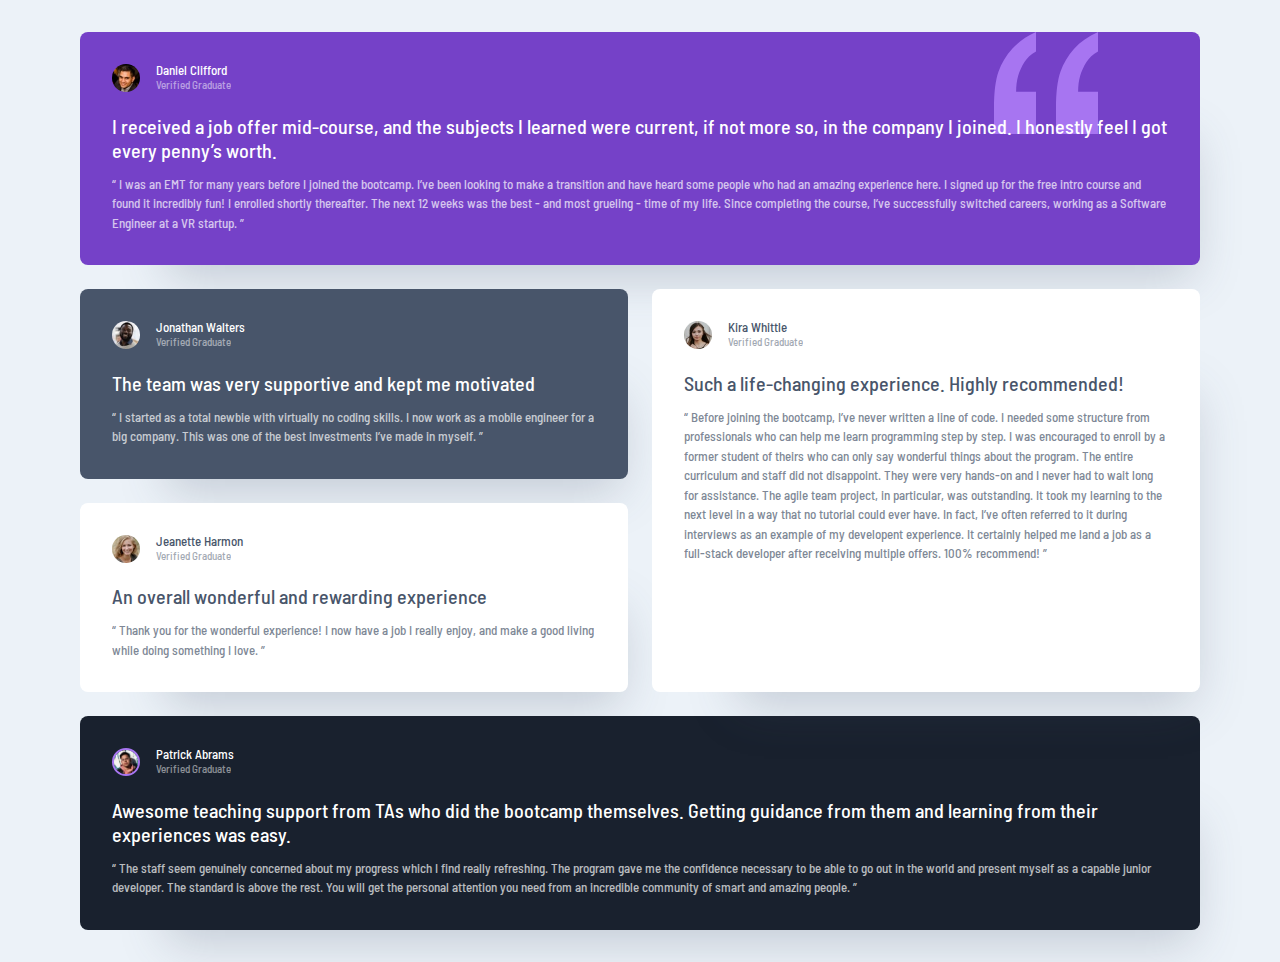
<file: css-recap/learn-grid-the-easy-way-main/index.html>
<!DOCTYPE html>
<html lang="en">
  <head>
    <meta charset="UTF-8" />
    <meta http-equiv="X-UA-Compatible" content="IE=edge" />
    <meta name="viewport" content="width=device-width, initial-scale=1.0" />
    <!-- Google font -->
    <link rel="preconnect" href="https://fonts.googleapis.com" />
    <link rel="preconnect" href="https://fonts.gstatic.com" crossorigin />
    <link
      href="https://fonts.googleapis.com/css2?family=Barlow+Semi+Condensed:wght@500;600&display=swap"
      rel="stylesheet"
    />
    <!-- my css -->
    <link rel="stylesheet" href="style-start.css" />
    <title>FEM grid</title>
  </head>

  <body>
    <main class="testimonial-grid">
      <article
        class="testimonial grid-col-span-2 flow bg-primary-400 quote text-neutral-100"
      >
        <div class="flex">
          <div>
            <img src="./images/image-daniel.jpg" alt="daniel clifford" />
          </div>
          <div>
            <h2 class="name">Daniel Clifford</h2>
            <p class="position">Verified Graduate</p>
          </div>
        </div>
        <p>
          I received a job offer mid-course, and the subjects I learned were
          current, if not more so, in the company I joined. I honestly feel I
          got every penny’s worth.
        </p>
        <p>
          “ I was an EMT for many years before I joined the bootcamp. I’ve been
          looking to make a transition and have heard some people who had an
          amazing experience here. I signed up for the free intro course and
          found it incredibly fun! I enrolled shortly thereafter. The next 12
          weeks was the best - and most grueling - time of my life. Since
          completing the course, I’ve successfully switched careers, working as
          a Software Engineer at a VR startup. ”
        </p>
      </article>
      <article class="testimonial flow bg-secondary-400 text-neutral-100">
        <div class="flex">
          <div>
            <img src="./images/image-jonathan.jpg" alt="Jonathan Walters" />
          </div>
          <div>
            <h2 class="name">Jonathan Walters</h2>
            <p class="position">Verified Graduate</p>
          </div>
        </div>
        <p>The team was very supportive and kept me motivated</p>
        <p>
          “ I started as a total newbie with virtually no coding skills. I now
          work as a mobile engineer for a big company. This was one of the best
          investments I’ve made in myself. ”
        </p>
      </article>
      <article class="testimonial flow bg-neutral-100 text-secondary-400">
        <div class="flex">
          <div>
            <img src="./images/image-jeanette.jpg" alt="Jeanette Harmon" />
          </div>
          <div>
            <h2 class="name">Jeanette Harmon</h2>
            <p class="position">Verified Graduate</p>
          </div>
        </div>
        <p>An overall wonderful and rewarding experience</p>
        <p>
          “ Thank you for the wonderful experience! I now have a job I really
          enjoy, and make a good living while doing something I love. ”
        </p>
      </article>
      <article
        class="testimonial grid-col-span-2 flow bg-secondary-500 text-neutral-100"
      >
        <div class="flex">
          <div>
            <img
              class="border-primary-400"
              src="./images/image-patrick.jpg"
              alt="Patrick Abrams"
            />
          </div>
          <div>
            <h2 class="name">Patrick Abrams</h2>
            <p class="position">Verified Graduate</p>
          </div>
        </div>
        <p>
          Awesome teaching support from TAs who did the bootcamp themselves.
          Getting guidance from them and learning from their experiences was
          easy.
        </p>
        <p>
          “ The staff seem genuinely concerned about my progress which I find
          really refreshing. The program gave me the confidence necessary to be
          able to go out in the world and present myself as a capable junior
          developer. The standard is above the rest. You will get the personal
          attention you need from an incredible community of smart and amazing
          people. ”
        </p>
      </article>
      <article class="testimonial flow bg-neutral-100 text-secondary-400">
        <div class="flex">
          <div>
            <img src="./images/image-kira.jpg" alt="Kira Whittle" />
          </div>
          <div>
            <h2 class="name">Kira Whittle</h2>
            <p class="position">Verified Graduate</p>
          </div>
        </div>
        <p>Such a life-changing experience. Highly recommended!</p>
        <p>
          “ Before joining the bootcamp, I’ve never written a line of code. I
          needed some structure from professionals who can help me learn
          programming step by step. I was encouraged to enroll by a former
          student of theirs who can only say wonderful things about the program.
          The entire curriculum and staff did not disappoint. They were very
          hands-on and I never had to wait long for assistance. The agile team
          project, in particular, was outstanding. It took my learning to the
          next level in a way that no tutorial could ever have. In fact, I’ve
          often referred to it during interviews as an example of my developent
          experience. It certainly helped me land a job as a full-stack
          developer after receiving multiple offers. 100% recommend! ”
        </p>
      </article>
    </main>
  </body>
</html>
</file>
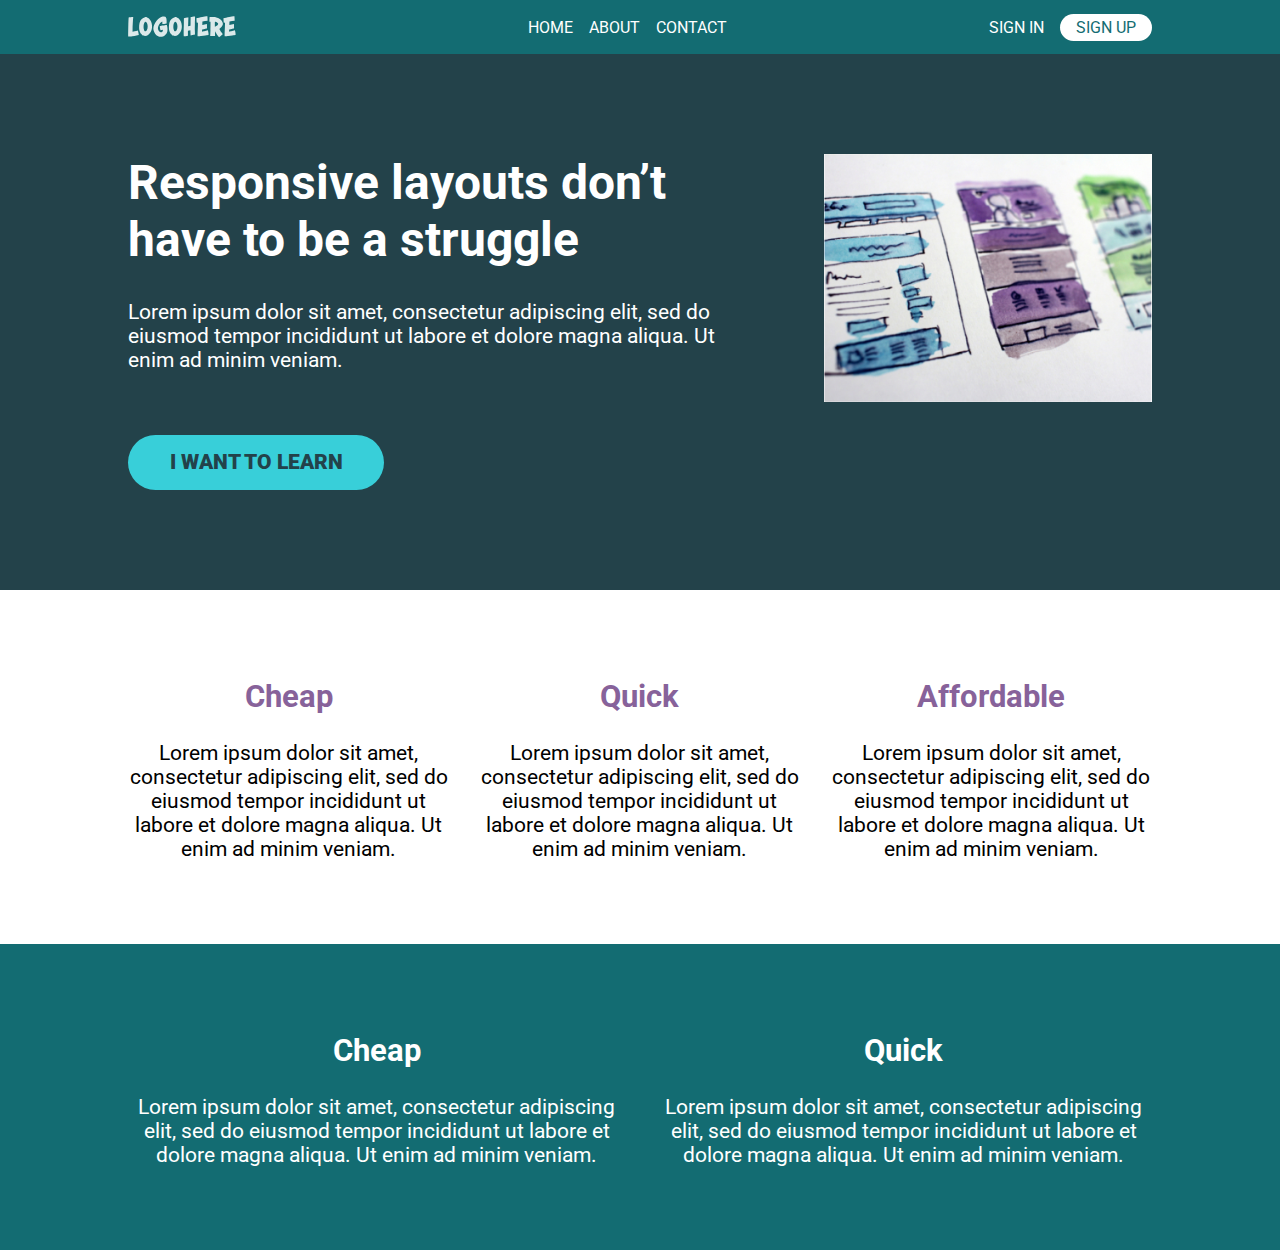
<file: css-recap/main/index.html>
<!DOCTYPE html>
<html lang="en">
  <head>
    <meta charset="UTF-8" />
    <meta name="viewport" content="width=device-width, initial-scale=1.0" />
    <title>Challenge time!</title>
    <link
      href="https://fonts.googleapis.com/css2?family=Roboto:wght@400;900&display=swap"
      rel="stylesheet"
    />
    <link rel="stylesheet" href="style.css" />
  </head>
  <body>
    <!-- Header -->
    <header>
      <div class="container row">
        <a class="logo" href="#">
          <img src="img/logo.svg" alt="conquering responsive layouts" />
        </a>
        <nav class="nav">
          <ul class="nav__list nav__list--primary">
            <li class="nav__item"><a href="#" class="nav__link">Home</a></li>
            <li class="nav__item"><a href="#" class="nav__link">About</a></li>
            <li class="nav__item"><a href="#" class="nav__link">Contact</a></li>
            <!-- <li class="nav__item nav__item--push-right"> -->
          </ul>
          <ul class="nav__list nav__list--secondary">
            <li class="nav__item">
              <a href="#" class="nav__link">Sign In</a>
            </li>
            <li class="nav__item">
              <a href="#" class="nav__link nav__link--button">Sign Up</a>
            </li>
          </ul>
        </nav>
      </div>
    </header>
    <!-- Hero Section -->
    <section class="hero">
      <div class="container row">
        <div class="hero__text">
          <h1 class="hero__title">
            Responsive layouts don’t have to be a struggle
          </h1>
          <p class="hero__description">
            Lorem ipsum dolor sit amet, consectetur adipiscing elit, sed do
            eiusmod tempor incididunt ut labore et dolore magna aliqua. Ut enim
            ad minim veniam.
          </p>
          <a href="#" class="btn">I want to learn</a>
        </div>
        <img
          class="hero__img"
          src="img/hero-img.jpg"
          alt="UX design sketches"
        />
      </div>
    </section>

    <section class="three-col">
      <div class="container row">
        <div class="col">
          <h2 class="three-col__title">Cheap</h2>
          <p>
            Lorem ipsum dolor sit amet, consectetur adipiscing elit, sed do
            eiusmod tempor incididunt ut labore et dolore magna aliqua. Ut enim
            ad minim veniam.
          </p>
        </div>
        <div class="col">
          <h2 class="three-col__title">Quick</h2>
          <p>
            Lorem ipsum dolor sit amet, consectetur adipiscing elit, sed do
            eiusmod tempor incididunt ut labore et dolore magna aliqua. Ut enim
            ad minim veniam.
          </p>
        </div>
        <div class="col">
          <h2 class="three-col__title">Affordable</h2>
          <p>
            Lorem ipsum dolor sit amet, consectetur adipiscing elit, sed do
            eiusmod tempor incididunt ut labore et dolore magna aliqua. Ut enim
            ad minim veniam.
          </p>
        </div>
      </div>
    </section>

    <section class="two-col">
      <div class="container row">
        <div class="col">
          <h2>Cheap</h2>
          <p>
            Lorem ipsum dolor sit amet, consectetur adipiscing elit, sed do
            eiusmod tempor incididunt ut labore et dolore magna aliqua. Ut enim
            ad minim veniam.
          </p>
        </div>
        <div class="col">
          <h2>Quick</h2>
          <p>
            Lorem ipsum dolor sit amet, consectetur adipiscing elit, sed do
            eiusmod tempor incididunt ut labore et dolore magna aliqua. Ut enim
            ad minim veniam.
          </p>
        </div>
      </div>
    </section>
  </body>
</html>
</file>
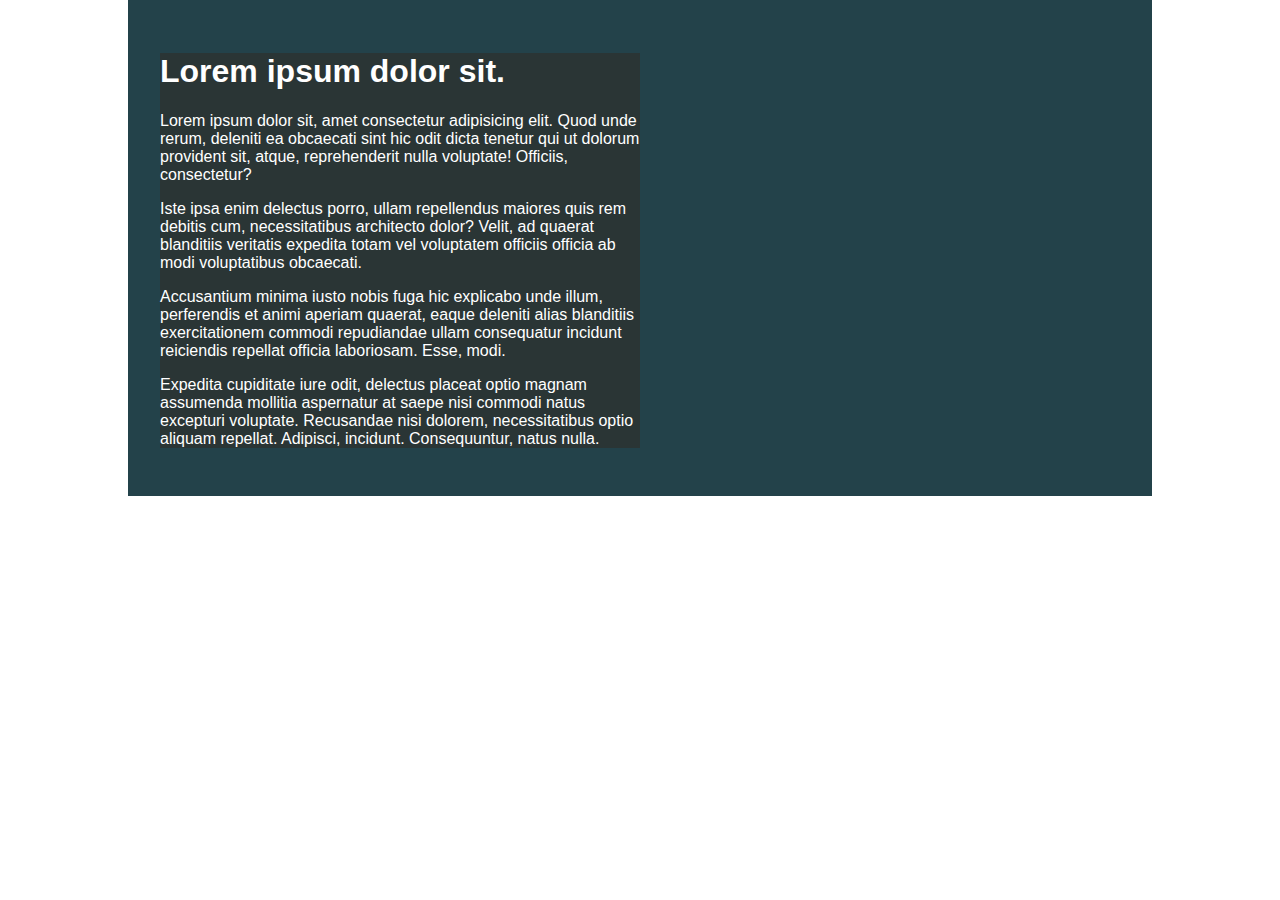
<file: css-recap/Challenges/Challenge 1/index.html>
<!DOCTYPE html>
<html lang="en">
  <head>
    <meta charset="UTF-8" />
    <meta name="viewport" content="width=device-width, initial-scale=1.0" />
    <title>Day 01</title>

    <link rel="stylesheet" href="style.css" />
  </head>

  <body>
    <div class="container">
      <div class="intro-content">
        <h1>Lorem ipsum dolor sit.</h1>
        <p>
          Lorem ipsum dolor sit, amet consectetur adipisicing elit. Quod unde
          rerum, deleniti ea obcaecati sint hic odit dicta tenetur qui ut
          dolorum provident sit, atque, reprehenderit nulla voluptate! Officiis,
          consectetur?
        </p>
        <p>
          Iste ipsa enim delectus porro, ullam repellendus maiores quis rem
          debitis cum, necessitatibus architecto dolor? Velit, ad quaerat
          blanditiis veritatis expedita totam vel voluptatem officiis officia ab
          modi voluptatibus obcaecati.
        </p>
        <p>
          Accusantium minima iusto nobis fuga hic explicabo unde illum,
          perferendis et animi aperiam quaerat, eaque deleniti alias blanditiis
          exercitationem commodi repudiandae ullam consequatur incidunt
          reiciendis repellat officia laboriosam. Esse, modi.
        </p>
        <p>
          Expedita cupiditate iure odit, delectus placeat optio magnam assumenda
          mollitia aspernatur at saepe nisi commodi natus excepturi voluptate.
          Recusandae nisi dolorem, necessitatibus optio aliquam repellat.
          Adipisci, incidunt. Consequuntur, natus nulla.
        </p>
      </div>
    </div>
  </body>
</html>
</file>
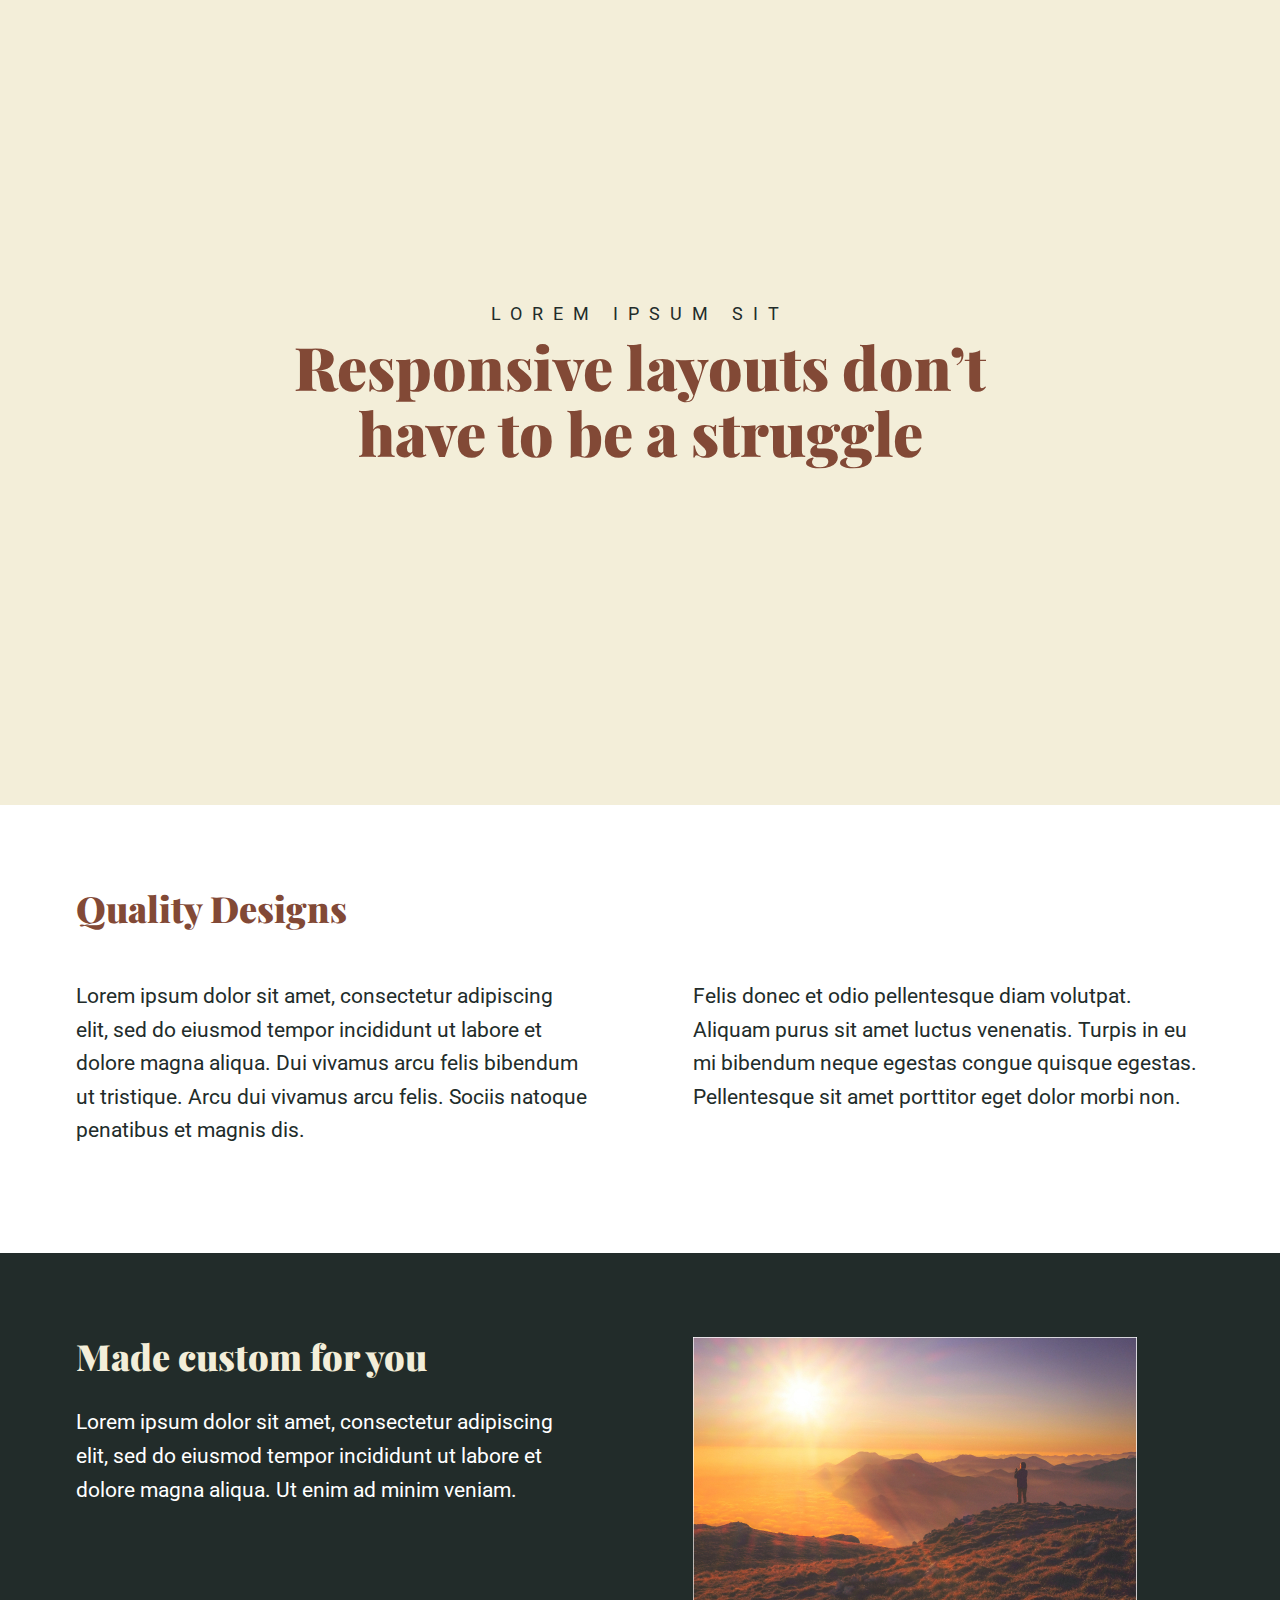
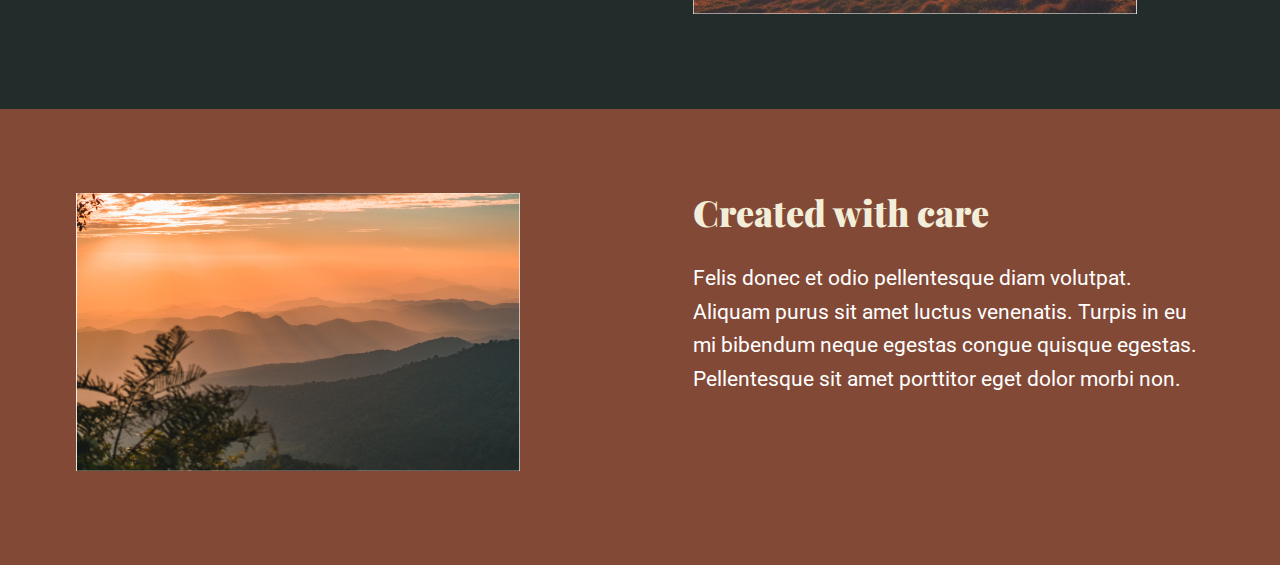
<file: css-recap/Challenges/Flexbox Challenge 4/index.html>
<!DOCTYPE html>
<html lang="en">
  <head>
    <meta charset="UTF-8" />
    <meta name="viewport" content="width=device-width, initial-scale=1.0" />
    <link
      href="https://fonts.googleapis.com/css2?family=Playfair+Display:ital,wght@0,400..900;1,400..900&family=Roboto:ital,wght@0,100;0,300;0,400;0,500;0,700;0,900;1,100;1,300;1,400;1,500;1,700;1,900&display=swap"
      rel="stylesheet"
    />
    <link rel="stylesheet" href="style.css" />
    <title>Conquering Responsive Layouts</title>
  </head>
  <body>
    <section class="intro">
      <div class="container">
        <p class="intro__text">lorem ipsum sit</p>
        <h1 class="intro__title">
          Responsive layouts don’t<br />have to be a struggle
        </h1>
      </div>
    </section>

    <section class="section-two">
      <div class="container">
        <h2 class="section-title section-title--dark">Quality Designs</h2>
        <div class="row">
          <div class="col">
            <p>
              Lorem ipsum dolor sit amet, consectetur adipiscing elit, sed do
              eiusmod tempor incididunt ut labore et dolore magna aliqua. Dui
              vivamus arcu felis bibendum ut tristique. Arcu dui vivamus arcu
              felis. Sociis natoque penatibus et magnis dis.
            </p>
          </div>
          <div class="col">
            <p>
              Felis donec et odio pellentesque diam volutpat. Aliquam purus sit
              amet luctus venenatis. Turpis in eu mi bibendum neque egestas
              congue quisque egestas. Pellentesque sit amet porttitor eget dolor
              morbi non.
            </p>
          </div>
        </div>
      </div>
    </section>

    <section class="section-three">
      <div class="container row">
        <div class="col">
          <h2 class="section-title">Made custom for you</h2>
          <p>
            Lorem ipsum dolor sit amet, consectetur adipiscing elit, sed do
            eiusmod tempor incididunt ut labore et dolore magna aliqua. Ut enim
            ad minim veniam.
          </p>
        </div>
        <div class="col">
          <img src="img/image-01.jpg" alt="a sunset over a mountain range" />
        </div>
      </div>
    </section>

    <section class="section-four">
      <div class="container row">
        <div class="col">
          <img
            src="img/image-02.jpg"
            alt="a sunset over a mountain range with tree branches in the foreground"
          />
        </div>
        <div class="col">
          <h2 class="section-title">Created with care</h2>
          <p>
            Felis donec et odio pellentesque diam volutpat. Aliquam purus sit
            amet luctus venenatis. Turpis in eu mi bibendum neque egestas congue
            quisque egestas. Pellentesque sit amet porttitor eget dolor morbi
            non.
          </p>
        </div>
      </div>
    </section>
  </body>
</html>
</file>
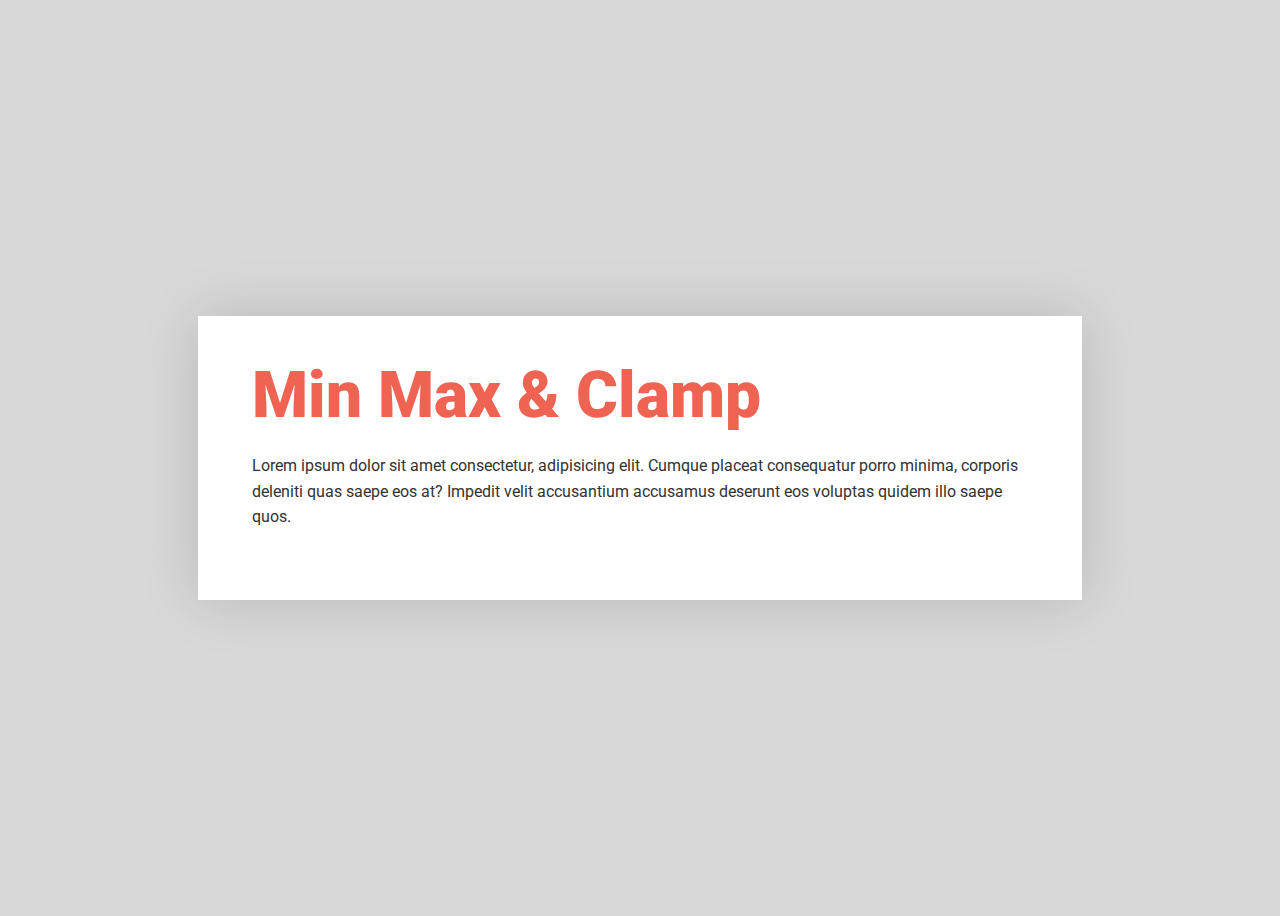
<file: css-recap/Challenges/min-max-clamp/index.html>
<!DOCTYPE html>
<html lang="en">
  <head>
    <meta charset="UTF-8" />
    <meta name="viewport" content="width=device-width, initial-scale=1.0" />
    <title>Challenge time!</title>
    <link
      href="https://fonts.googleapis.com/css2?family=Roboto:wght@400;900&display=swap"
      rel="stylesheet"
    />
    <link rel="stylesheet" href="style.css" />
  </head>
  <body>
    <div class="content">
      <h1 class="title">Min Max & Clamp</h1>
      <p>
        Lorem ipsum dolor sit amet consectetur, adipisicing elit. Cumque placeat
        consequatur porro minima, corporis deleniti quas saepe eos at? Impedit
        velit accusantium accusamus deserunt eos voluptas quidem illo saepe
        quos.
      </p>
    </div>
  </body>
</html>
</file>
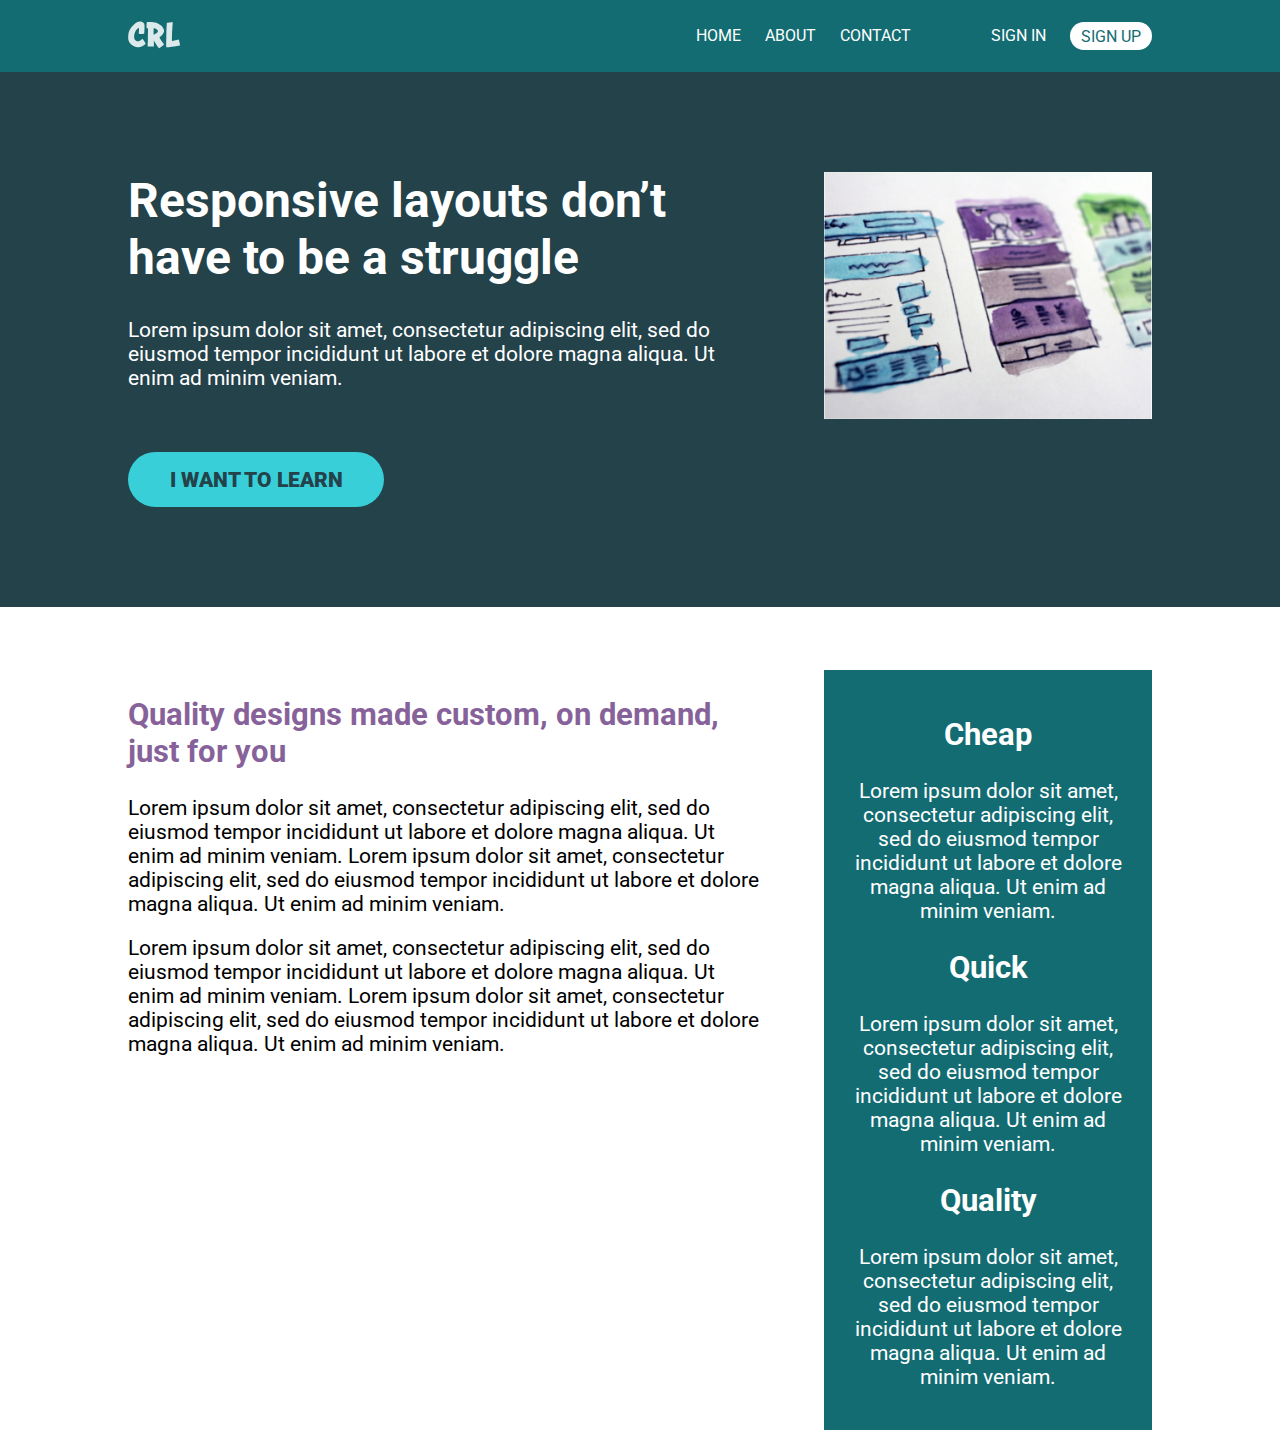
<file: css-recap/Challenges/Nav Challenge/index.html>
<!DOCTYPE html>
<html lang="en">
<head>
    <meta charset="UTF-8">
    <meta name="viewport" content="width=device-width, initial-scale=1.0">
    <title>Conquering Responsive Layouts</title>
    <link href="https://fonts.googleapis.com/css2?family=Roboto:wght@400;900&display=swap" rel="stylesheet"> 
    <link rel="stylesheet" href="style.css">
</head>
<body>
    <header> 
        <div class="container row">
            <button class="nav-toggle" aria-label="open navigation">
                <span class="hamburger"></span>
            </button>
            <a class="logo" href="#">
                <img src="img/logo.svg" alt="conquering responsive layouts">
            </a>
            <nav class="nav">
                <ul class="nav__list nav__list--primary">
                    <li class="nav__item"><a href="#" class="nav__link">Home</a></li>
                    <li class="nav__item"><a href="#" class="nav__link">About</a></li>
                    <li class="nav__item"><a href="#" class="nav__link">Contact</a></li>
                </ul>
                <ul class="nav__list nav__list--secondary">
                    <li class="nav__item"><a href="#" class="nav__link">Sign In</a></li>
                    <li class="nav__item"><a href="#" class="nav__link nav__link--button">Sign up</a></li>
                </ul>
            </nav>
        </div>
    </header>
    
    <section class="hero">
        <div class="container row">
            <div class="hero__text">
                <h1>Responsive layouts don’t have to be a struggle</h1>
                <p>Lorem ipsum dolor sit amet, consectetur adipiscing elit, sed do eiusmod tempor incididunt ut labore et dolore magna aliqua. Ut enim ad minim veniam.</p>
                <a href="#" class="btn">I want to learn</a>
            </div>
            <img src="img/hero-img.jpg" alt="UX design sketches" class="hero__img">
        </div>
    </section> 

    <main class="main container row">
            <section class="primary-content">
                <h2 class="section-title">Quality designs made custom, on demand, just for you</h2>
                <p>Lorem ipsum dolor sit amet, consectetur adipiscing elit, sed do eiusmod tempor incididunt ut labore et dolore magna aliqua. Ut enim ad minim veniam. Lorem ipsum dolor sit amet, consectetur adipiscing elit, sed do eiusmod tempor incididunt ut labore et dolore magna aliqua. Ut enim ad minim veniam.</p>
                <p>Lorem ipsum dolor sit amet, consectetur adipiscing elit, sed do eiusmod tempor incididunt ut labore et dolore magna aliqua. Ut enim ad minim veniam. Lorem ipsum dolor sit amet, consectetur adipiscing elit, sed do eiusmod tempor incididunt ut labore et dolore magna aliqua. Ut enim ad minim veniam.</p>
            </section>
            <aside class="sidebar">
                <h2 class="sidebar-title">Cheap</h2>
                <p>Lorem ipsum dolor sit amet, consectetur adipiscing elit, sed do eiusmod tempor incididunt ut labore et dolore magna aliqua. Ut enim ad minim veniam.</p>

                <h2 class="sidebar-title">Quick</h2>
                <p>Lorem ipsum dolor sit amet, consectetur adipiscing elit, sed do eiusmod tempor incididunt ut labore et dolore magna aliqua. Ut enim ad minim veniam.</p>

                <h2 class="sidebar-title">Quality</h2>
                <p>Lorem ipsum dolor sit amet, consectetur adipiscing elit, sed do eiusmod tempor incididunt ut labore et dolore magna aliqua. Ut enim ad minim veniam.</p>
            </aside>
    </main>

    <script src="main.js"></script>

</body>
</html>
</file>
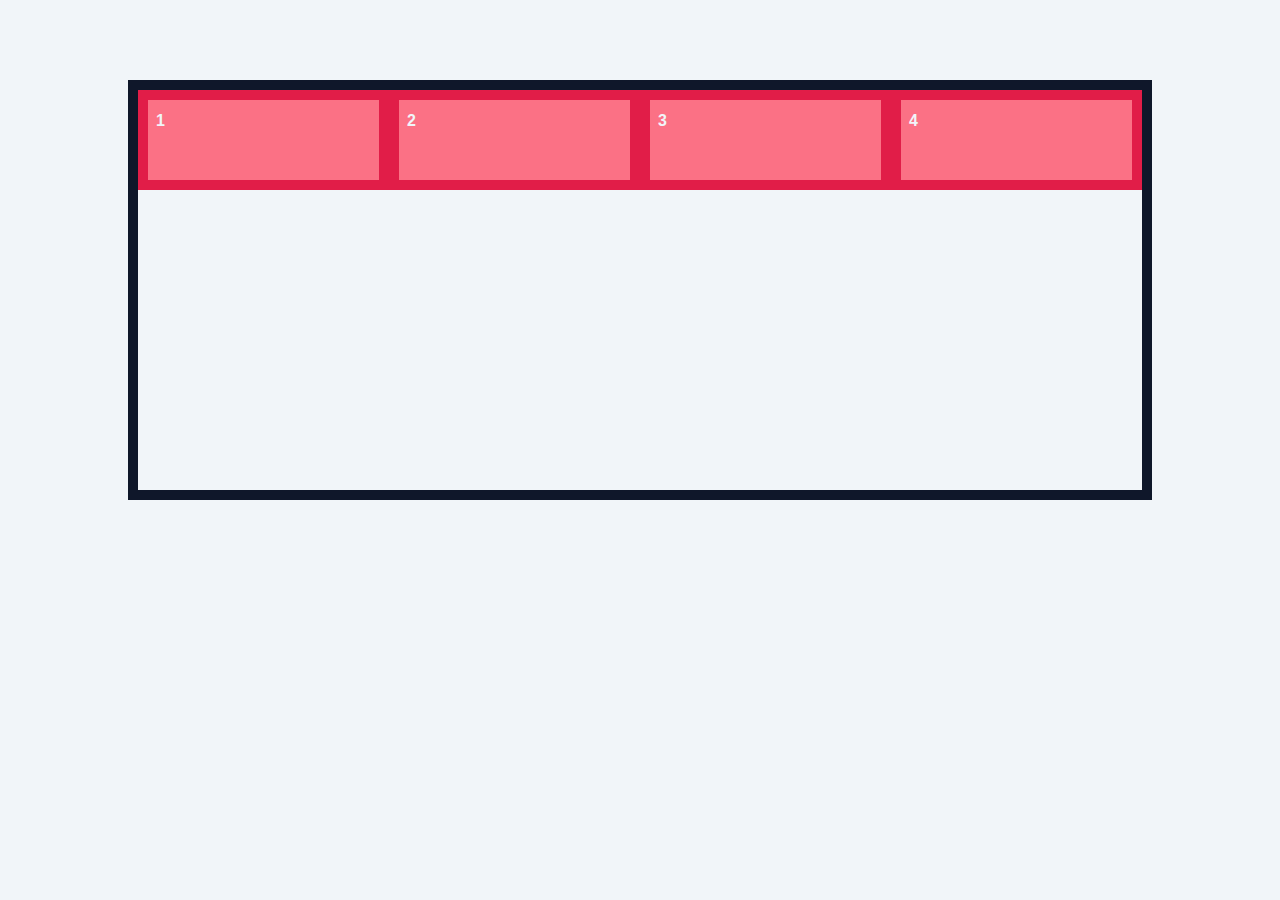
<file: css-recap/Challenges/Self set exploration of Grid/index.html>
<!DOCTYPE html>
<html lang="en">
  <head>
    <meta charset="UTF-8" />
    <meta name="viewport" content="width=device-width, initial-scale=1.0" />
    <title>Grid</title>
    <!-- <link rel="stylesheet" href="style.css" /> -->
    <link rel="stylesheet" href="style2.css" />
  </head>
  <body>
    <div class="container">
      <div class="item item-1">1</div>
      <div class="item item-2">2</div>
      <div class="item item-3">3</div>
      <div class="item item-4">4</div>
    </div>
  </body>
</html>
</file>
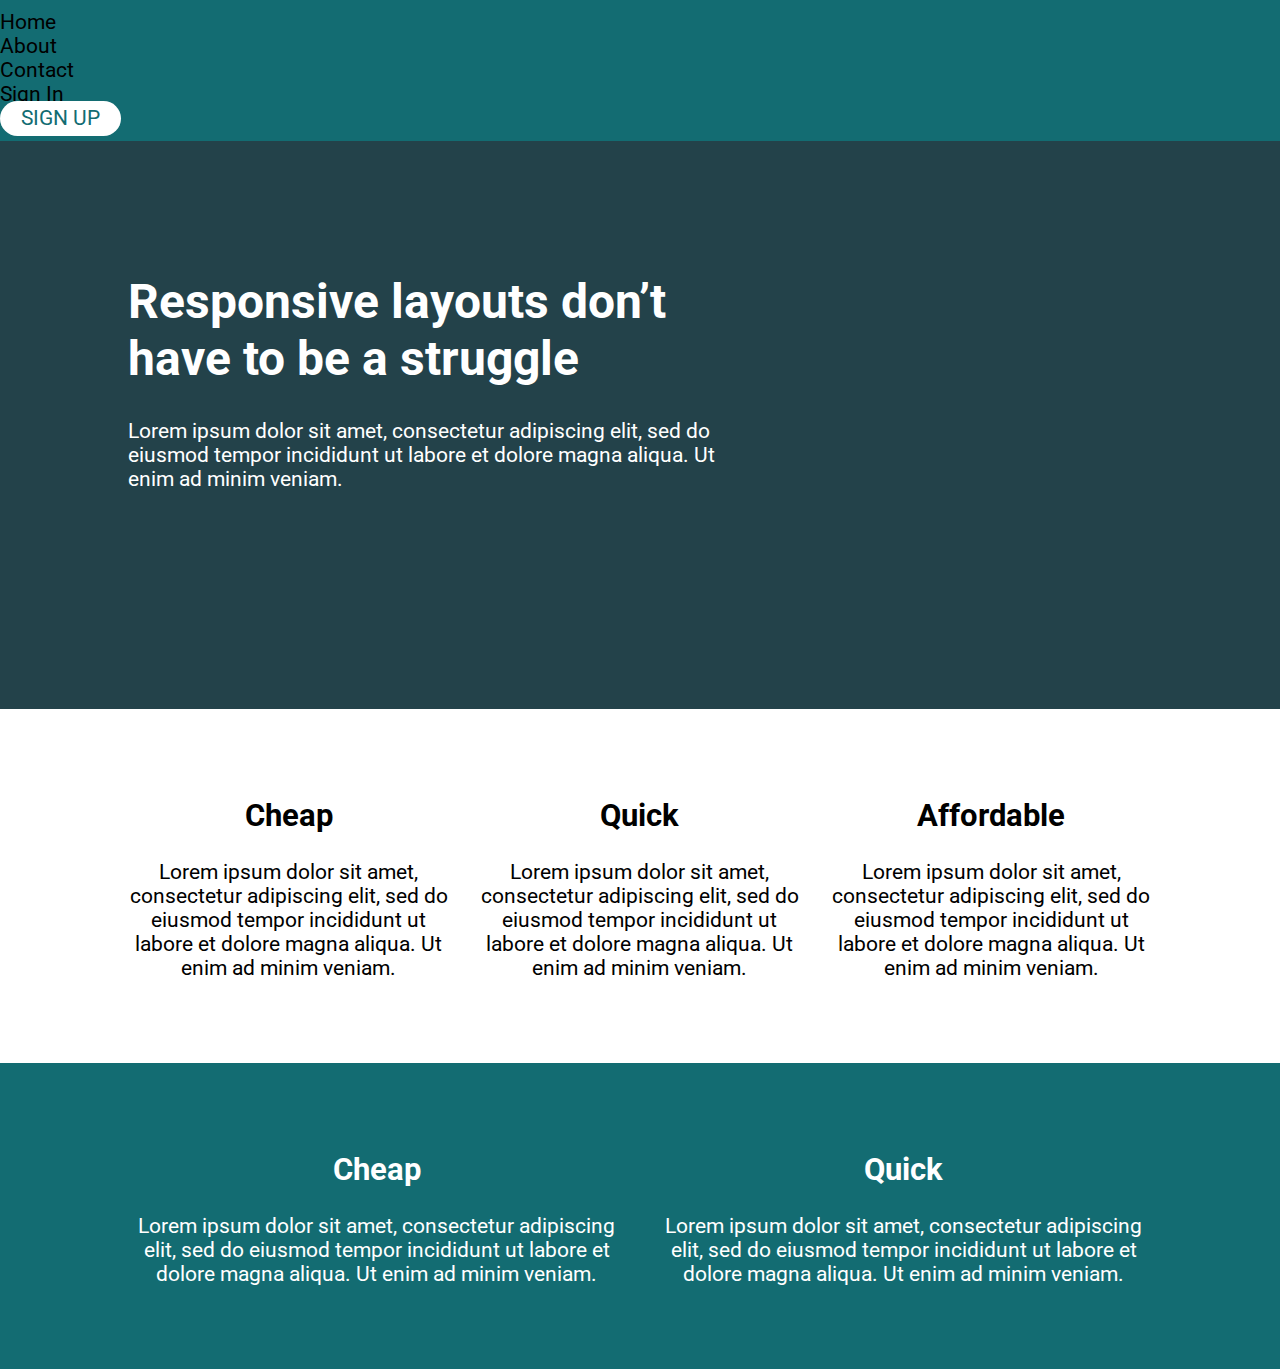
<file: css-recap/Flexbox Challenge 3/Start/index.html>
<!DOCTYPE html>
<html lang="en">
  <head>
    <meta charset="UTF-8" />
    <meta name="viewport" content="width=device-width, initial-scale=1.0" />
    <title>Challenge time!</title>
    <link
      href="https://fonts.googleapis.com/css2?family=Roboto:wght@400;900&display=swap"
      rel="stylesheet"
    />
    <link rel="stylesheet" href="style.css" />
  </head>
  <body>
    <!-- Header -->
    <header>
      <div class="nav">
        <ul class="nav__list">
          <li class="nav__item"><a href="#" class="nav__link"></a>Home</li>
          <li class="nav__item"><a href="#" class="nav__link"></a>About</li>
          <li class="nav__item"><a href="#" class="nav__link"></a>Contact</li>
          <li class="nav__item"><a href="#" class="nav__link"></a>Sign In</li>
          <li class="nav__item">
            <a href="#" class="nav__link nav__link--button">Sign Up</a>
          </li>
        </ul>
      </div>
    </header>
    <!-- Hero Section -->
    <section class="hero">
      <div class="container">
        <div class="hero__text">
          <h1>Responsive layouts don’t have to be a struggle</h1>
          <p>
            Lorem ipsum dolor sit amet, consectetur adipiscing elit, sed do
            eiusmod tempor incididunt ut labore et dolore magna aliqua. Ut enim
            ad minim veniam.
          </p>
          <a href="#" class="btn">I want to learn</a>
        </div>
      </div>
    </section>
    <section class="three-col">
      <div class="container row">
        <div class="col">
          <h2 class="three-col__title">Cheap</h2>
          <p>
            Lorem ipsum dolor sit amet, consectetur adipiscing elit, sed do
            eiusmod tempor incididunt ut labore et dolore magna aliqua. Ut enim
            ad minim veniam.
          </p>
        </div>
        <div class="col">
          <h2 class="three-col__title">Quick</h2>
          <p>
            Lorem ipsum dolor sit amet, consectetur adipiscing elit, sed do
            eiusmod tempor incididunt ut labore et dolore magna aliqua. Ut enim
            ad minim veniam.
          </p>
        </div>
        <div class="col">
          <h2 class="three-col__title">Affordable</h2>
          <p>
            Lorem ipsum dolor sit amet, consectetur adipiscing elit, sed do
            eiusmod tempor incididunt ut labore et dolore magna aliqua. Ut enim
            ad minim veniam.
          </p>
        </div>
      </div>
    </section>

    <section class="two-col">
      <div class="container row">
        <div class="col">
          <h2>Cheap</h2>
          <p>
            Lorem ipsum dolor sit amet, consectetur adipiscing elit, sed do
            eiusmod tempor incididunt ut labore et dolore magna aliqua. Ut enim
            ad minim veniam.
          </p>
        </div>
        <div class="col">
          <h2>Quick</h2>
          <p>
            Lorem ipsum dolor sit amet, consectetur adipiscing elit, sed do
            eiusmod tempor incididunt ut labore et dolore magna aliqua. Ut enim
            ad minim veniam.
          </p>
        </div>
      </div>
    </section>
  </body>
</html>
</file>
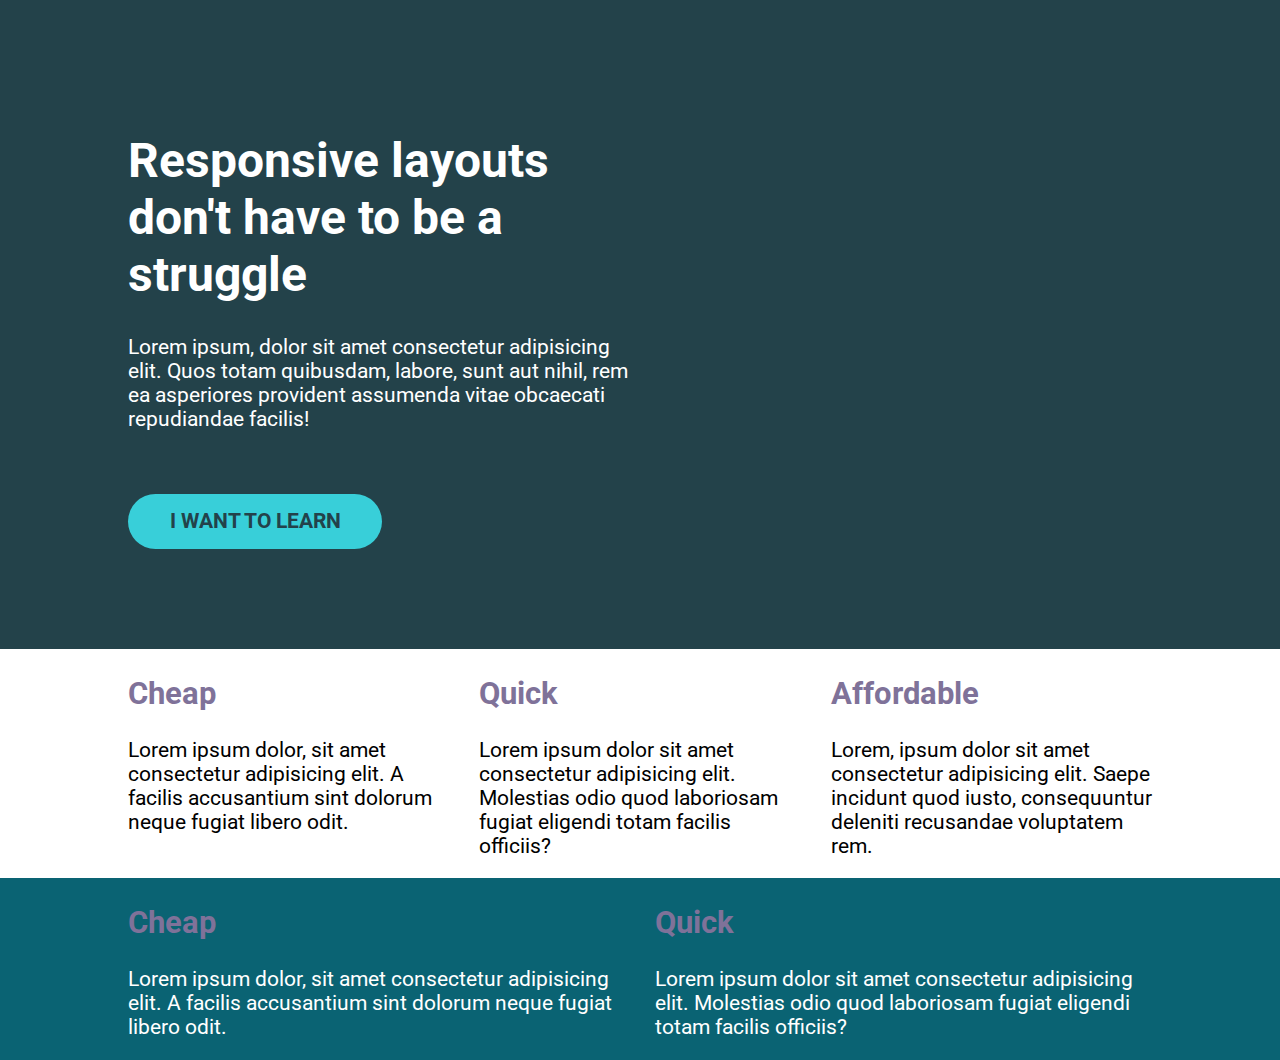
<file: css-recap/saved/flexbox/index.html>
<!DOCTYPE html>
<html lang="en">
  <head>
    <meta charset="UTF-8" />
    <meta name="viewport" content="width=device-width, initial-scale=1.0" />
    <title>Day 01</title>

    <link rel="stylesheet" href="style.css" />
  </head>
  <body>
    <div class="hero">
      <div class="container">
        <div class="hero__text">
          <h1>Responsive layouts don't have to be a struggle</h1>
          <p>
            Lorem ipsum, dolor sit amet consectetur adipisicing elit. Quos totam
            quibusdam, labore, sunt aut nihil, rem ea asperiores provident
            assumenda vitae obcaecati repudiandae facilis!
          </p>
          <a href="#" class="btn">I want to learn</a>
        </div>
      </div>
    </div>
    <!-- container 2 -->
    <div class="container">
      <div class="row">
        <div class="col">
          <h2>Cheap</h2>
          <p>
            Lorem ipsum dolor, sit amet consectetur adipisicing elit. A facilis
            accusantium sint dolorum neque fugiat libero odit.
          </p>
        </div>
        <div class="col">
          <h2>Quick</h2>
          <p>
            Lorem ipsum dolor sit amet consectetur adipisicing elit. Molestias
            odio quod laboriosam fugiat eligendi totam facilis officiis?
          </p>
        </div>
        <div class="col">
          <h2>Affordable</h2>
          <p>
            Lorem, ipsum dolor sit amet consectetur adipisicing elit. Saepe
            incidunt quod iusto, consequuntur deleniti recusandae voluptatem
            rem.
          </p>
        </div>
      </div>
    </div>
    <!-- container 3-->
    <div class="hero2">
      <div class="container">
        <div class="row">
          <div class="col">
            <h2>Cheap</h2>
            <p>
              Lorem ipsum dolor, sit amet consectetur adipisicing elit. A
              facilis accusantium sint dolorum neque fugiat libero odit.
            </p>
          </div>
          <div class="col">
            <h2>Quick</h2>
            <p>
              Lorem ipsum dolor sit amet consectetur adipisicing elit. Molestias
              odio quod laboriosam fugiat eligendi totam facilis officiis?
            </p>
          </div>
        </div>
      </div>
    </div>
  </body>
</html>
</file>
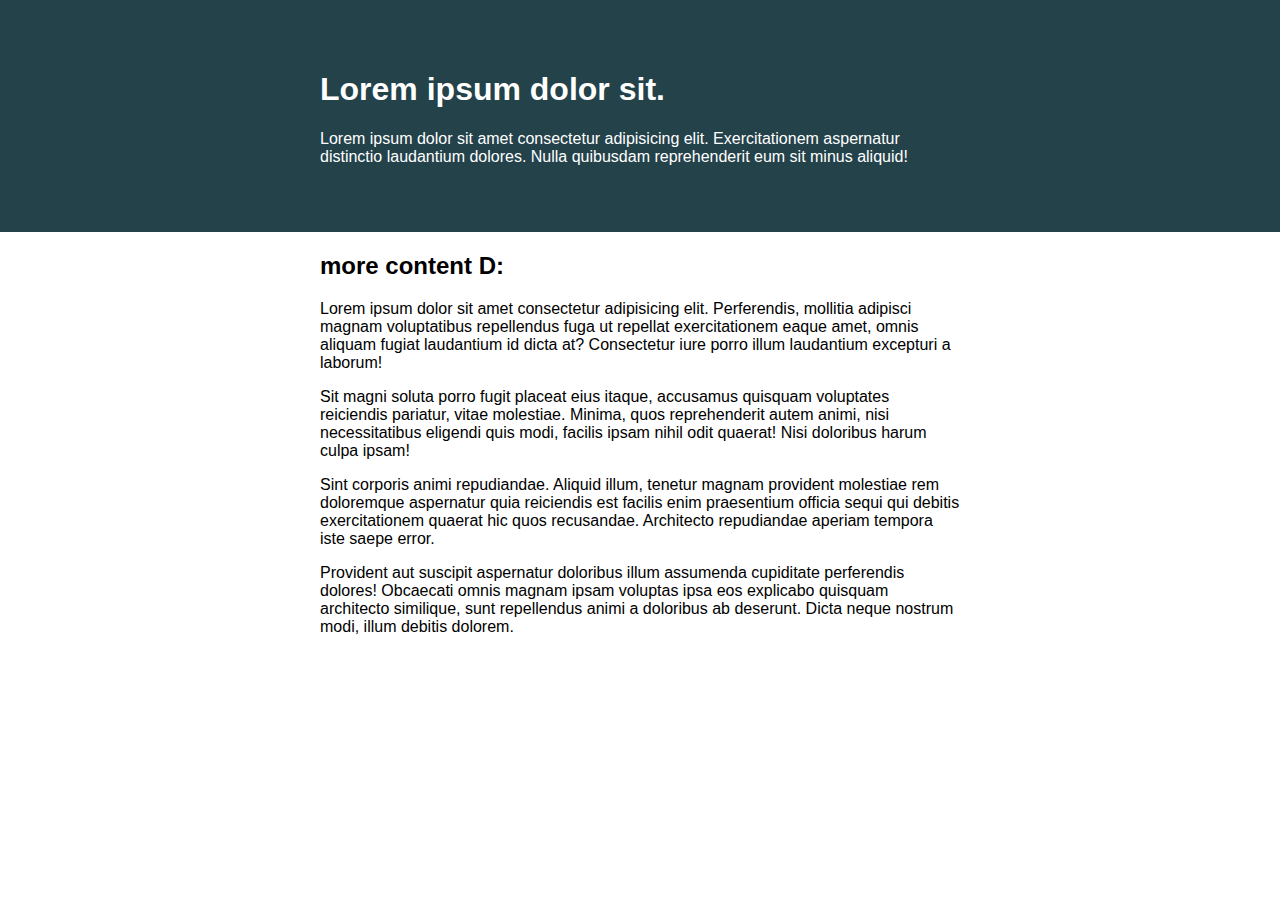
<file: css-recap/Challenges/Challenge 2/final/index.html>
<!DOCTYPE html>
<html lang="en">
    <head>
        <meta charset="UTF-8" />
        <meta name="viewport" content="width=device-width, initial-scale=1.0" />
        <title>Day 01</title>

        <link rel="stylesheet" href="style.css" />
    </head>
    <body>
        <div class="container">
            <div class="intro-content">
                <h1>Lorem ipsum dolor sit.</h1>
                <p>
                    Lorem ipsum dolor sit amet consectetur adipisicing elit.
                    Exercitationem aspernatur distinctio laudantium dolores.
                    Nulla quibusdam reprehenderit eum sit minus aliquid!
                </p>
            </div>
        </div>
        <div class="intro-content">
            <h2>more content D:</h2>
            <p>
                Lorem ipsum dolor sit amet consectetur adipisicing elit.
                Perferendis, mollitia adipisci magnam voluptatibus repellendus
                fuga ut repellat exercitationem eaque amet, omnis aliquam fugiat
                laudantium id dicta at? Consectetur iure porro illum laudantium
                excepturi a laborum!
            </p>
            <p>
                Sit magni soluta porro fugit placeat eius itaque, accusamus
                quisquam voluptates reiciendis pariatur, vitae molestiae.
                Minima, quos reprehenderit autem animi, nisi necessitatibus
                eligendi quis modi, facilis ipsam nihil odit quaerat! Nisi
                doloribus harum culpa ipsam!
            </p>
            <p>
                Sint corporis animi repudiandae. Aliquid illum, tenetur magnam
                provident molestiae rem doloremque aspernatur quia reiciendis
                est facilis enim praesentium officia sequi qui debitis
                exercitationem quaerat hic quos recusandae. Architecto
                repudiandae aperiam tempora iste saepe error.
            </p>
            <p>
                Provident aut suscipit aspernatur doloribus illum assumenda
                cupiditate perferendis dolores! Obcaecati omnis magnam ipsam
                voluptas ipsa eos explicabo quisquam architecto similique, sunt
                repellendus animi a doloribus ab deserunt. Dicta neque nostrum
                modi, illum debitis dolorem.
            </p>
        </div>
    </body>
</html>
</file>
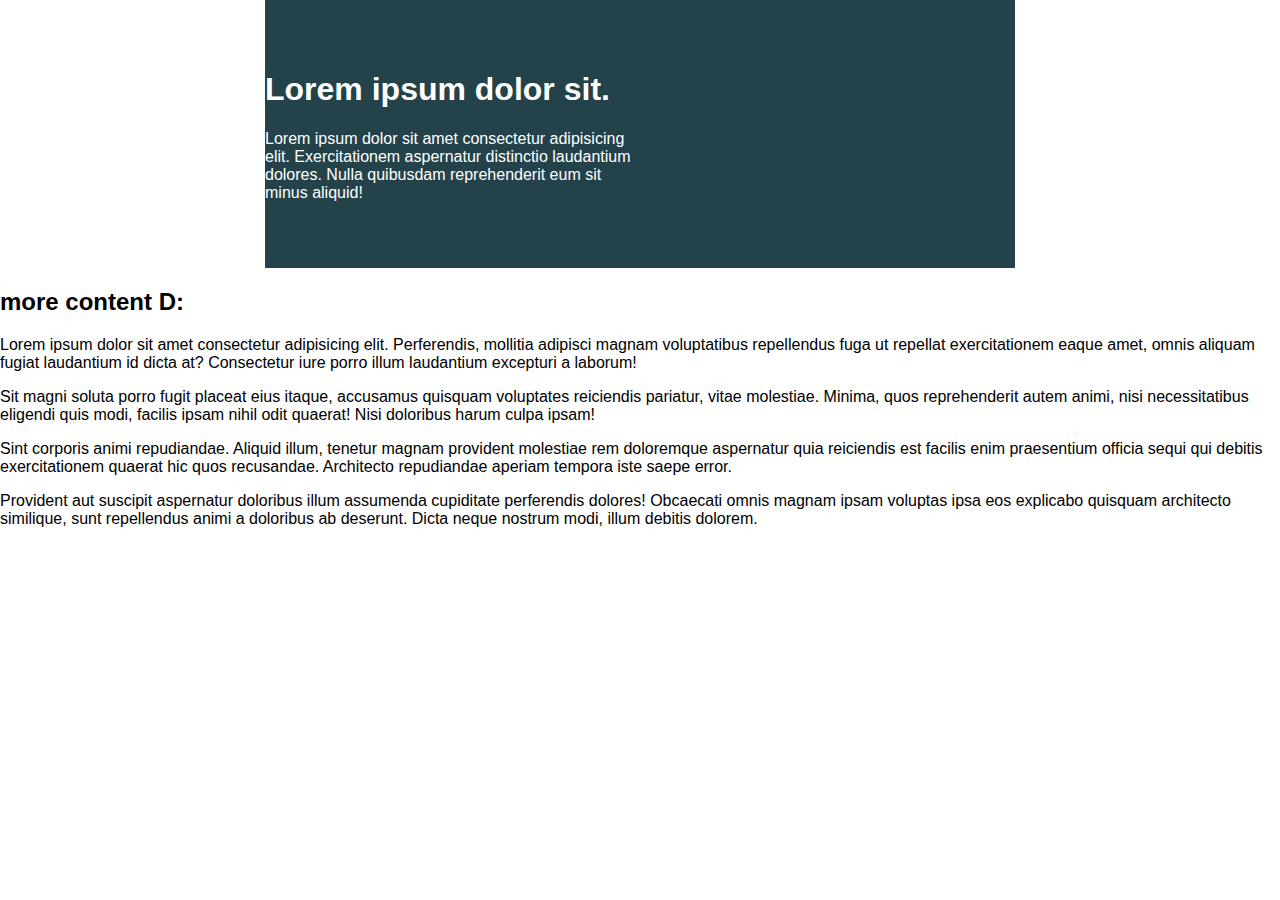
<file: css-recap/Challenges/Challenge 2/starting-files/index.html>
<!DOCTYPE html>
<html lang="en">
<head> 
    <meta charset="UTF-8">
    <meta name="viewport" content="width=device-width, initial-scale=1.0">
    <title>Day 01</title>
 
    <link rel="stylesheet" href="style.css">
</head>
<body>

    <div class="container">
        <div class="intro-content">
            <h1>Lorem ipsum dolor sit.</h1>
            <p>Lorem ipsum dolor sit amet consectetur adipisicing elit. Exercitationem aspernatur distinctio laudantium dolores. Nulla quibusdam reprehenderit eum sit minus aliquid!</p>
        </div>
    </div>


    <h2>more content D:</h2>
    <p>Lorem ipsum dolor sit amet consectetur adipisicing elit. Perferendis, mollitia adipisci magnam voluptatibus repellendus fuga ut repellat exercitationem eaque amet, omnis aliquam fugiat laudantium id dicta at? Consectetur iure porro illum laudantium excepturi a laborum!</p>
    <p>Sit magni soluta porro fugit placeat eius itaque, accusamus quisquam voluptates reiciendis pariatur, vitae molestiae. Minima, quos reprehenderit autem animi, nisi necessitatibus eligendi quis modi, facilis ipsam nihil odit quaerat! Nisi doloribus harum culpa ipsam!</p>
    <p>Sint corporis animi repudiandae. Aliquid illum, tenetur magnam provident molestiae rem doloremque aspernatur quia reiciendis est facilis enim praesentium officia sequi qui debitis exercitationem quaerat hic quos recusandae. Architecto repudiandae aperiam tempora iste saepe error.</p>
    <p>Provident aut suscipit aspernatur doloribus illum assumenda cupiditate perferendis dolores! Obcaecati omnis magnam ipsam voluptas ipsa eos explicabo quisquam architecto similique, sunt repellendus animi a doloribus ab deserunt. Dicta neque nostrum modi, illum debitis dolorem.</p>


</body>
</html>
</file>
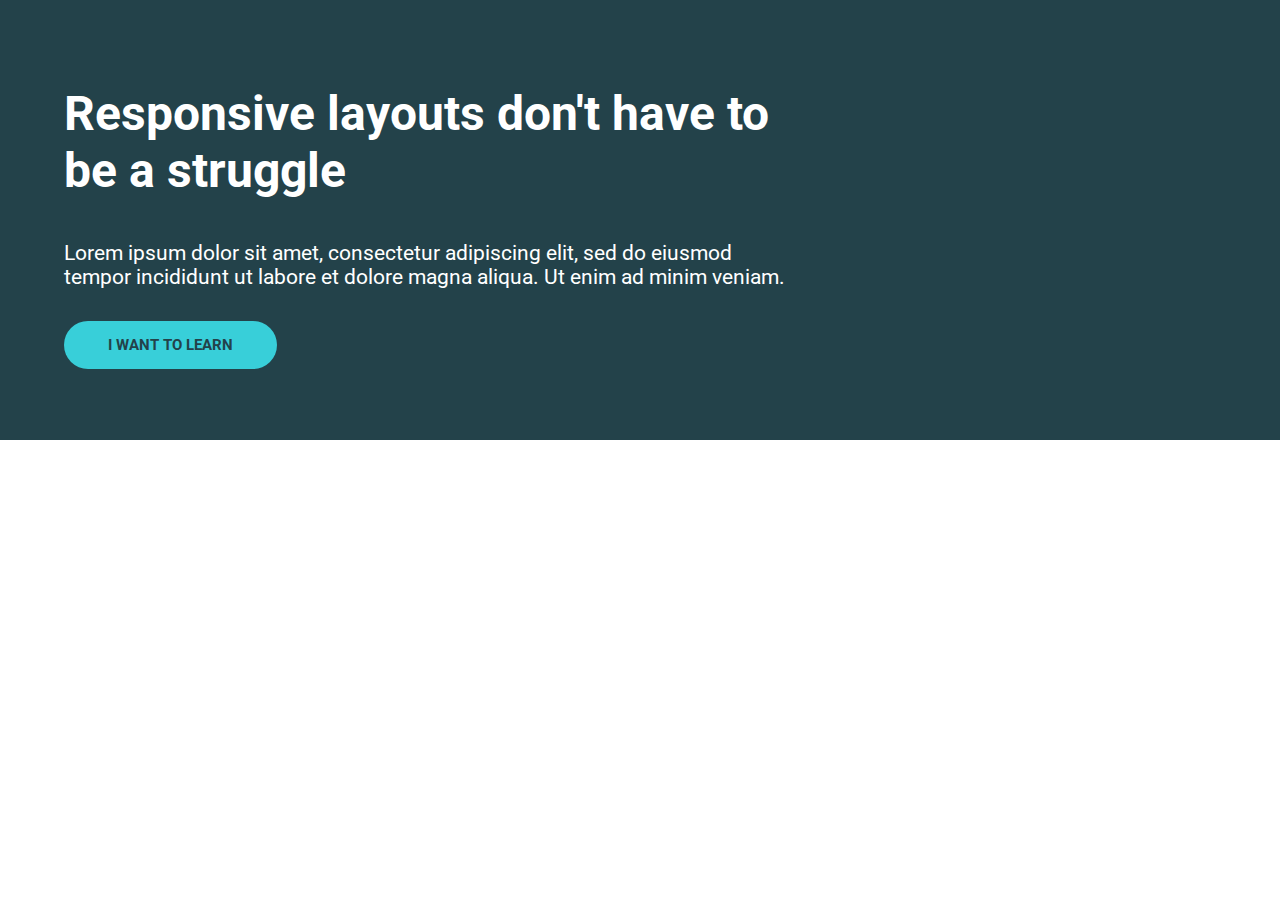
<file: css-recap/Challenges/Challenge 3/final/index.html>
<!DOCTYPE html>
<html lang="en">
    <head>
        <meta charset="UTF-8" />
        <meta name="viewport" content="width=device-width, initial-scale=1.0" />
        <title>Day 01</title>

        <link rel="stylesheet" href="style.css" />
    </head>
    <body>
        <div class="intro-content">
            <div class="container">
                <h1 class="intro-title">
                    Responsive layouts don't have to be a struggle
                </h1>
                <p class="intro-text">
                    Lorem ipsum dolor sit amet, consectetur adipiscing elit, sed
                    do eiusmod tempor incididunt ut labore et dolore magna
                    aliqua. Ut enim ad minim veniam.
                </p>
                <p class="intro-btn">
                    <a class="btn" href="">I want to learn</a>
                </p>
            </div>
        </div>
    </body>
</html>
</file>
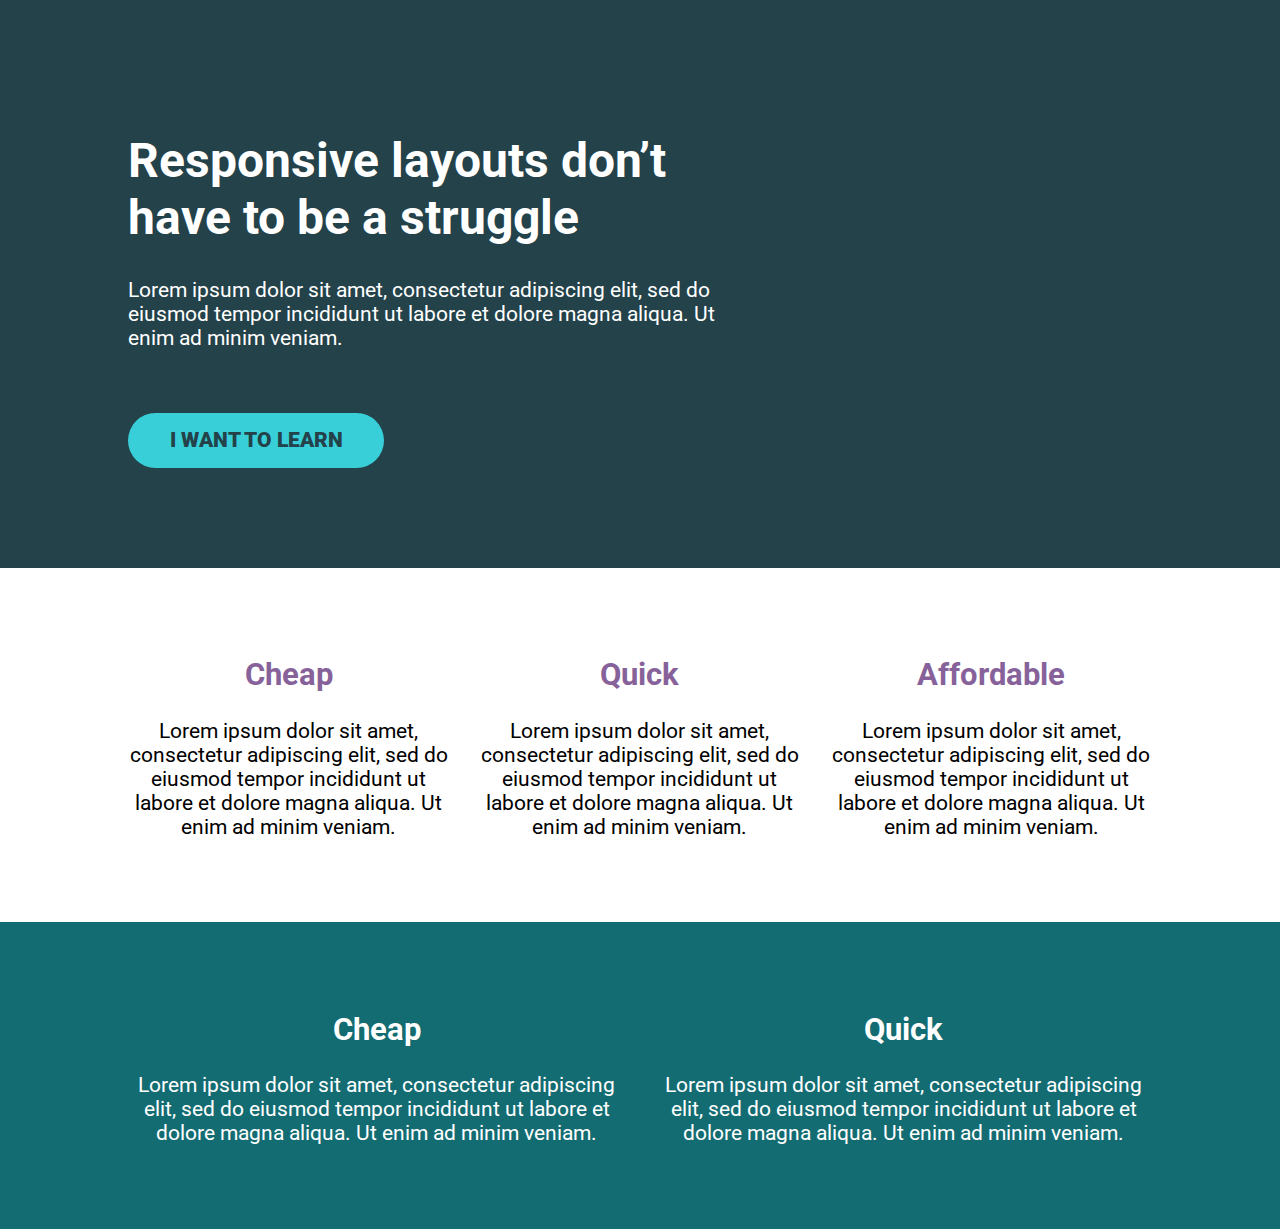
<file: css-recap/Challenges/Flexbox Challenge 1/final/index.html>
<!DOCTYPE html>
<html lang="en">
  <head>
    <meta charset="UTF-8" />
    <meta name="viewport" content="width=device-width, initial-scale=1.0" />
    <title>Challenge time!</title>
    <link
      href="https://fonts.googleapis.com/css2?family=Roboto:wght@400;900&display=swap"
      rel="stylesheet"
    />
    <link rel="stylesheet" href="style.css" />
  </head>
  <body>
    <div class="hero">
      <div class="container">
        <div class="hero__text">
          <h1>Responsive layouts don’t have to be a struggle</h1>
          <p>
            Lorem ipsum dolor sit amet, consectetur adipiscing elit, sed do
            eiusmod tempor incididunt ut labore et dolore magna aliqua. Ut enim
            ad minim veniam.
          </p>
          <a href="#" class="btn">I want to learn</a>
        </div>
      </div>
    </div>
    <section class="three-col">
      <div class="container row">
        <div class="col">
          <h2 class="three-col__title">Cheap</h2>
          <p>
            Lorem ipsum dolor sit amet, consectetur adipiscing elit, sed do
            eiusmod tempor incididunt ut labore et dolore magna aliqua. Ut enim
            ad minim veniam.
          </p>
        </div>
        <div class="col">
          <h2 class="three-col__title">Quick</h2>
          <p>
            Lorem ipsum dolor sit amet, consectetur adipiscing elit, sed do
            eiusmod tempor incididunt ut labore et dolore magna aliqua. Ut enim
            ad minim veniam.
          </p>
        </div>
        <div class="col">
          <h2 class="three-col__title">Affordable</h2>
          <p>
            Lorem ipsum dolor sit amet, consectetur adipiscing elit, sed do
            eiusmod tempor incididunt ut labore et dolore magna aliqua. Ut enim
            ad minim veniam.
          </p>
        </div>
      </div>
    </section>

    <section class="two-col">
      <div class="container row">
        <div class="col">
          <h2>Cheap</h2>
          <p>
            Lorem ipsum dolor sit amet, consectetur adipiscing elit, sed do
            eiusmod tempor incididunt ut labore et dolore magna aliqua. Ut enim
            ad minim veniam.
          </p>
        </div>
        <div class="col">
          <h2>Quick</h2>
          <p>
            Lorem ipsum dolor sit amet, consectetur adipiscing elit, sed do
            eiusmod tempor incididunt ut labore et dolore magna aliqua. Ut enim
            ad minim veniam.
          </p>
        </div>
      </div>
    </section>
  </body>
</html>
</file>
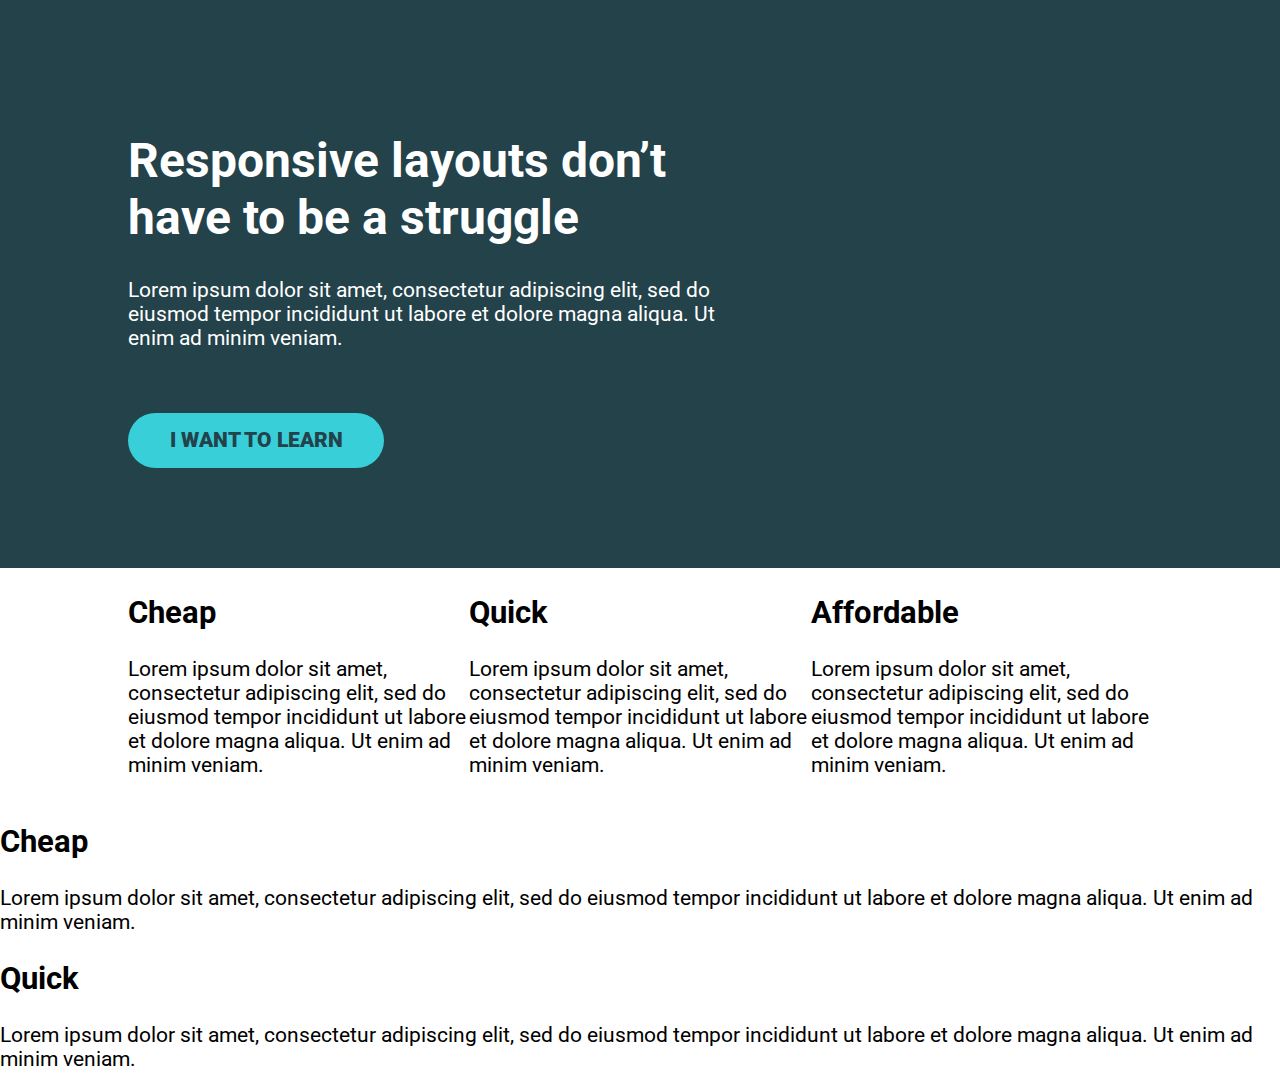
<file: css-recap/Challenges/Flexbox Challenge 1/start/index.html>
<!DOCTYPE html>
<html lang="en">
<head>
    <meta charset="UTF-8">
    <meta name="viewport" content="width=device-width, initial-scale=1.0">
    <title>Challenge time!</title>
    <link href="https://fonts.googleapis.com/css2?family=Roboto:wght@400;900&display=swap" rel="stylesheet"> 
    <link rel="stylesheet" href="style.css">
</head>
<body>
    <div class="hero">
        <div class="container">
            <div class="hero__text">
                <h1>Responsive layouts don’t have to be a struggle</h1>
                <p>Lorem ipsum dolor sit amet, consectetur adipiscing elit, sed do eiusmod tempor incididunt ut labore et dolore magna aliqua. Ut enim ad minim veniam.</p>
                <a href="#" class="btn">I want to learn</a>
            </div>
        </div>
    </div>
    <div class="container">
        <div class="row">
            <div class="col">
                <h2>Cheap</h2>
                <p>Lorem ipsum dolor sit amet, consectetur adipiscing elit, sed do eiusmod tempor incididunt ut labore et dolore magna aliqua. Ut enim ad minim veniam.</p>
            </div>
            <div class="col">
                <h2>Quick</h2>
                <p>Lorem ipsum dolor sit amet, consectetur adipiscing elit, sed do eiusmod tempor incididunt ut labore et dolore magna aliqua. Ut enim ad minim veniam.</p>
            </div>
            <div class="col">
                <h2>Affordable</h2>
                <p>Lorem ipsum dolor sit amet, consectetur adipiscing elit, sed do eiusmod tempor incididunt ut labore et dolore magna aliqua. Ut enim ad minim veniam.</p>
            </div>
        </div>
    </div>


    <div class="col">
        <h2>Cheap</h2>
        <p>Lorem ipsum dolor sit amet, consectetur adipiscing elit, sed do eiusmod tempor incididunt ut labore et dolore magna aliqua. Ut enim ad minim veniam.</p>
    </div>
    <div class="col">
        <h2>Quick</h2>
        <p>Lorem ipsum dolor sit amet, consectetur adipiscing elit, sed do eiusmod tempor incididunt ut labore et dolore magna aliqua. Ut enim ad minim veniam.</p>
    </div>


</body>
</html>
</file>
<file: css-recap/learn-grid-the-easy-way-main/style-start.css>
:root {
  --clr-primary-400: 263 55% 52%;
  --clr-secondary-400: 217 19% 35%;
  --clr-secondary-500: 219 29% 14%;
  --clr-neutral-100: 0 0% 100%;
  --clr-neutral-200: 210 46% 95%;
  --clr-neutral-300: 0 0% 81%;

  --ff-primary: "Barlow Semi Condensed", sans-serif;

  --fw-400: 500;
  --fw-700: 600;

  --fs-300: 0.6875rem;
  --fs-400: 0.8125rem;
  --fs-500: 1.25rem;
}

/* Box sizing rules */
*,
*::before,
*::after {
  box-sizing: border-box;
}

/* Remove default margin */
body,
h1,
h2,
h3,
h4,
p,
figure,
blockquote,
dl,
dd {
  margin: 0;
}

/* Remove list styles on ul, ol elements with a list role, which suggests default styling will be removed */
ul[role="list"],
ol[role="list"] {
  list-style: none;
}

/* Set core root defaults */
html:focus-within {
  scroll-behavior: smooth;
}

/* Set core body defaults */
body {
  min-height: 100vh;
  text-rendering: optimizeSpeed;
  line-height: 1.5;
}

/* A elements that don't have a class get default styles */
a:not([class]) {
  text-decoration-skip-ink: auto;
}

/* Make images easier to work with */
img,
picture {
  max-width: 100%;
  display: block;
}

/* Inherit fonts for inputs and buttons */
input,
button,
textarea,
select {
  font: inherit;
}

/* Remove all animations, transitions and smooth scroll for people that prefer not to see them */
@media (prefers-reduced-motion: reduce) {
  html:focus-within {
    scroll-behavior: auto;
  }

  *,
  *::before,
  *::after {
    animation-duration: 0.01ms !important;
    animation-iteration-count: 1 !important;
    transition-duration: 0.01ms !important;
    scroll-behavior: auto !important;
  }
}

body {
  display: grid;
  place-content: center;
  min-height: 100vh;

  font-family: var(--ff-primary);
  font-weight: var(--fw-400);

  background-color: hsl(var(--clr-neutral-200));
}

h1,
h2,
h3 {
  font-weight: var(--fw-700);
}

/* utilities */
.flex {
  display: flex;
  gap: var(--gap, 1rem);
}

.flow > *:where(:not(:first-child)) {
  margin-top: var(--flow-spacer, 1em);
}

.bg-primary-400 {
  background: hsl(var(--clr-primary-400));
}
.bg-secondary-400 {
  background: hsl(var(--clr-secondary-400));
}
.bg-secondary-500 {
  background: hsl(var(--clr-secondary-500));
}

.bg-neutral-100 {
  background: hsl(var(--clr-neutral-100));
}

.text-neutral-100 {
  color: hsl(var(--clr-neutral-100));
}
.text-secondary-400 {
  color: hsl(var(--clr-secondary-400));
}
.border-primary-400 {
  border: 2px solid #a775f1;
}

.grid-row-span-2 {
  grid-row: span 2;
}

/* components */
.testimonial-grid {
  display: grid;
  gap: 1.5em;
  grid-auto-columns: 1fr;
  grid-template-areas:
    "one"
    "two"
    "three"
    "four"
    "five";
  /* display: grid;
  gap: 1.5em;
  grid-template-columns: repeat(4, 1fr); */
  padding-block: 2rem;
  width: min(95%, 70rem);
  margin-inline: auto;
}

.testimonial:nth-child(1) {
  grid-area: one;
}
.testimonial:nth-child(2) {
  grid-area: two;
}
.testimonial:nth-child(3) {
  grid-area: three;
}
.testimonial:nth-child(4) {
  grid-area: four;
}
.testimonial:nth-child(5) {
  grid-area: five;
}

@media (min-width: 50em) {
  .testimonial-grid {
    grid-template-areas:
      "one one two five"
      "three four four five";
  }
}

@media (min-width: 20em) {
  .testimonial-grid {
    grid-template-areas:
      "one one"
      "two five"
      "three five"
      "four four";
  }

  /* .grid-col-span-2 {
    grid-column: span 2;
  }

  .testimonial-grid {
    grid-template-columns: repeat(4, 1fr);
  }

  .testimonial:last-child {
    grid-column: 4;
    grid-row: 1 / span 2;
  } */
}

.testimonial {
  font-size: var(--fs-400);
  padding: 2rem;
  border-radius: 0.5rem;
  box-shadow: 2.5rem 3.75rem 3rem -3rem hsl(var(--clr-secondary-400) / 0.25);
}

/* .testimonial:last-child {
  grid-column: 4;
  grid-row: 1 / span 2;
} */
.testimonial.quote {
  background-image: url("./images/bg-pattern-quotation.svg");
  background-repeat: no-repeat;
  background-position: top right 10%;
}

.testimonial img {
  width: 1.75rem;
  aspect-ratio: 1;
  border-radius: 50%;
}

.testimonial .name {
  font-size: var(--fs-400);
  font-weight: var(--fw-400);
  line-height: 1;
}

.testimonial .position {
  font-size: var(--fs-300);
  opacity: 0.5;
}

.testimonial > p:first-of-type {
  font-size: var(--fs-500);
  line-height: 1.2;
}

.testimonial > p:last-of-type {
  opacity: 0.7;
}
</file>
<file: css-recap/main/style.css>
:root {
  --clr-dark: #23424a;
  --clr-light: #136c72;
  --clr-lighter: #38cfd9;
  --clr-accent: #87629a;
  --test: solid 2px purple;
}

*,
*::before,
*::after {
  box-sizing: border-box;
}

body {
  margin: 0;
  font-family: "Roboto", sans-serif;
  font-size: 1.3rem;
}

h1 {
  font-size: 3rem;
}

.container {
  width: 80%;
  max-width: 1100px;
  margin: 0 auto;
  /* border: var(--test); */
}

.row {
  /* display: flex => flex container */
  display: flex;
  justify-content: space-between;
  gap: 30px;
}

.col {
  /* these are now flex items */
  width: 100%;
}

.hero {
  padding: 100px 0;
  background-color: #23424a;
  color: #fff;
}

.hero__text {
  width: 62%;
}

.hero__img {
  width: 32%;
  align-self: flex-start;
  margin-left: auto;
}

.hero h1 {
  margin-top: 0;
}

.hero p {
  margin-bottom: 3em;
}

.three-col {
  text-align: center;
  padding: 3em 0;
}

.three-col__title {
  color: var(--clr-accent);
}

.two-col {
  text-align: center;
  padding: 3em 0;
  background: var(--clr-light);
  color: #fff;
}

.btn {
  display: inline-block;
  text-decoration: none;
  text-transform: uppercase;
  color: var(--clr-dark);
  font-weight: 900;
  background-color: var(--clr-lighter);
  padding: 0.75em 2em;
  border-radius: 100px;
}

.btn:hover,
.btn:focus {
  opacity: 0.75;
}

/* Styling for Navigation */
header {
  background: var(--clr-light);
  padding: 1em 0;
  font-size: 1rem;
}

.nav__list {
  margin: 0;
  padding: 0;
  list-style: none;
  display: flex;
  /* border: 2px solid red; */
}

.nav__list--primary {
  margin: 0 auto;
}

.nav__item {
  margin-right: 1em;
}

/* Styling for position of navigation items*/
.nav {
  display: flex;
  justify-content: space-between;
  align-items: center;
  flex-grow: 1;
  flex-shrink: 1;
}

.nav__item:last-child {
  margin-right: 0;
}

.nav__link {
  color: #fff;
  text-transform: uppercase;
  text-decoration: none;
}

.nav__link--button {
  background: #fff;
  color: var(--clr-light);
  padding: 0.25em 1em;
  border-radius: 10em;
}

.nav__link:hover {
  opacity: 0.75;
}

.logo {
  display: flex;
}

/* When do we decide to use breakpoints? */
/* - At the point my layout starts to FAIL! */
@media (max-width: 800px) {
  .row {
    display: block;
  }
  .hero__text,
  .hero__img {
    width: 100%;
  }

  .hero__img {
    margin-top: 2em;
  }
}
</file>
<file: css-recap/Challenges/Challenge 1/style.css>
/* INSTRUCTIONS
 *
 * 1) Limit the total width of
 *    the .intro-conent to about half
 *    of it's parent
 *
 * 2) Stop the text from overflowing
 *    out the bottom at small screen
 *    widths
 *
 * You may modify the HTML if needed
 *
 */

* {
  box-sizing: border-box;
}

body {
  margin: 0;
  font-family: sans-serif;
}

.container {
  background: #23424a;
  color: white;

  width: 80%;
  margin: 0 auto;

  padding: 2em;
}

.intro-content {
  background-color: rgb(42, 53, 53);
  width: 50%;
}
</file>
<file: css-recap/Challenges/Flexbox Challenge 4/style.css>
:root {
}

*,
*::before,
*::after {
  box-sizing: border-box;
}

/*

font-family: 'Roboto', sans-serif; 
font-family: 'Playfair Display', serif; 

*/

body {
  margin: 0;
  font-family: "Roboto", sans-serif;
  font-size: 1.3125rem;
  line-height: 1.6;
  color: #222c2a;
}

img {
  max-width: 100%;
}

h1,
h2 {
  font-family: "Playfair Display", serif;
  font-weight: 900;
  margin-top: 0;
  line-height: 1.1;
}

section {
  padding: 4em 0;
}

.container {
  width: 90%;
  margin: 0 auto;
  max-width: 1128px;
}

.section-title {
  font-size: 2.25rem;
  color: #f3eed9;
}

.section-title--dark {
  color: #824936;
}

.intro {
  background: #f3eed9;
  padding: 300px 0;
  text-align: center;
  color: #824936;
  /* min-height: 100vh; */
  min-height: 660px;
  display: flex;
  align-items: center;
}

.intro__text {
  text-transform: uppercase;
  letter-spacing: 10px;
  font-size: 1.125rem;
  color: #222c2a;
  margin: 0 0 0.25em;
}

.intro__title {
  font-size: 3rem;
}

.section-three {
  background: #222c2a;
  color: #fff;
}

.section-four {
  background: #824936;
  color: #fff;
}

@media (min-width: 800px) {
  /* Creating a flex container */
  .row {
    display: flex;
    gap: 5em;
  }

  /* Creating equal width columns */
  .col {
    width: 100%;
  }

  .intro__title {
    font-size: 3.75rem;
  }
}
</file>
<file: css-recap/Challenges/min-max-clamp/style.css>
:root {
  --clr-primary: #ee6352;
  --clr-body: #333;
  --clr-bg: #d8d8d8;
  --test: solid 2px purple;
}

*,
*::before,
*::after {
  box-sizing: border-box;
}

body {
  font-family: "Roboto", sans-serif;
  min-height: 100vh;
  display: flex;
  justify-content: center;
  align-items: center;
  font-size: 1.3rem;
  font-size: 1.125em;
  line-height: 1.6;
  color: var(--clr-body);
  background: var(--clr-bg);
}

.content {
  background: #fff;
  padding: 3em;
  box-shadow: 0 0 3em rgba(0, 0, 0, 0.15);
  /* width: min(500px, 70%); */
  /* width: max(500px, 70%); */
  /* width: max(400px, 20%, 50vh); */
  /* width: min(max(), 500px); */
  /* width: min(500px + 20%, 10000px); */
  width: 70%;
}

.title {
  margin: 0 0 0.5em;
  font-weight: 900;
  color: var(--clr-primary);
  line-height: 0.8;
  font-size: clamp(2rem, 5vw, 5rem);
}

p {
  /* background: lightblue; */
  /* min / max / ideal size */
  /* width: clamp(200px, 50%, 20rem); */
  /* font-size: calc(1vw + 0.5rem); */
  font-size: clamp(1rem, 1.25vw, 1.25rem);
}
</file>
<file: css-recap/Challenges/Nav Challenge/style.css>
/* Challenge

   Make the navigation layout work
   on both mobile and large screens.

   Mobile-first, so mobile styles first,
   then add the large screen styles
   inside the existing media query

*/

*,
*::before,
*::after {
  box-sizing: border-box;
}

body {
  margin: 0;
  font-family: "Roboto", sans-serif;
  font-size: 1.3rem;
}

img {
  max-width: 100%;
}

h1 {
  font-size: 3rem;
  margin-top: 0;
}

.section-title {
  color: #87629a;
}

.btn {
  display: inline-block;
  text-decoration: none;
  text-transform: uppercase;
  color: #23424a;
  font-weight: 900;
  background-color: #38cfd9;
  padding: 0.75em 2em;
  border-radius: 100px;
}

.btn:hover,
.btn:focus {
  opacity: 0.75;
}

.container {
  width: 80%;
  max-width: 1100px;
  margin: 0 auto;
  /* added for nav-toggle positioning */
  position: relative;
}

header {
  background: #136c72;
  padding: 1em 0;
  text-align: center;
}

/* Styling for Nav*/

.nav {
  width: 100%;
}

.nav-toggle {
  cursor: pointer;
  border: 0;
  width: 3em;
  height: 3em;
  padding: 0em;
  border-radius: 50%;
  background: #072a2d;
  color: white;
  transition: opacity 250ms ease;

  position: absolute;
  left: 0;
}

.nav-toggle:focus,
.nav-toggle:hover {
  opacity: 0.75;
}

.hamburger {
  width: 50%;
  position: relative;
}

.hamburger,
.hamburger::before,
.hamburger::after {
  display: block;
  margin: 0 auto;
  height: 3px;
  background: white;
}

.hamburger::before,
.hamburger::after {
  content: "";
  width: 100%;
}

.hamburger::before {
  transform: translateY(-6px);
}

.hamburger::after {
  transform: translateY(3px);
}

/* made changes here from video
   to make it more accessible.
   
   Works the same :) */

/* Styling for Nav */
.nav {
  visibility: hidden;
  height: 0;
  position: absolute;
  /* border: solid 1px #f32; */
  font-size: 1rem;
}

.nav--visible {
  visibility: visible;
  height: auto; /* Fixes bug with nav, if nav is open while resizing screen to small than 800*/
  position: relative;
  /* border: solid 1px #f32; */
}

.nav__list {
  list-style: none;
  margin: 0;
  padding: 0;
  /* border: solid 1px #f38732; */
}

.nav__list--primary {
  margin-bottom: 2em;
}

.nav__item {
  margin-top: 0.75em;
}

.nav__link {
  color: #fff;
  text-decoration: none;
  text-transform: uppercase;
}

.nav__link--button {
  padding: 0.3em 0.7em;
  background: #fff;
  color: #136c72;
  border-radius: 100px;
}

.nav__link:hover,
.nav__link:focus {
  opacity: 0.65;
}

.logo {
  height: 30px;
}

/* Styling for Hero */
.hero {
  padding: 100px 0;
  background-color: #23424a;
  color: #fff;
}

.hero__img {
  margin-top: 2em;
}

.hero p {
  margin-bottom: 3em;
}

.main {
  margin-top: 3em;
}

.sidebar {
  padding: 1em;
  text-align: center;
  color: #fff;
  background-color: #136c72;
}

@media (min-width: 800px) {
  .nav-toggle {
    display: none;
  }

  .nav {
    position: relative;
    visibility: visible;
    display: flex;
    align-items: center;
    height: auto;
    gap: 5em;
    justify-content: flex-end;
  }

  .row {
    display: flex;
    justify-content: space-between;
  }

  .nav__list {
    display: flex;
    margin: 0; /* Removes margin from one of the lists*/
    gap: 1.5em;
  }

  .nav__item {
    margin: 0;
    gap: 1.5em;
  }

  .hero__text {
    width: 62%;
  }

  .hero__img {
    width: 32%;
    align-self: flex-start;
    margin: 0;
  }

  .primary-content {
    width: 62%;
  }

  .sidebar {
    width: 32%;
  }
}

/*

Steps when creating a desktop from a mobile first site:

1) Create media querie
2) Reset / remove margins put in place for mobile version
3) Style!
*/
</file>
<file: css-recap/Challenges/Self set exploration of Grid/style.css>
:root {
  --clr-dark: #0f172a;
  --clr-light: #f1f5f9;
  --clr-accent: #e11d48;
}

*,
*::before,
*::after {
  box-sizing: border-box;
}

body {
  margin: 5em 0 0 0;
  padding: 0;
  line-height: 1.6;
  word-spacing: 1.4px;
  font-family: "Roboto", sans-serif;
  color: var(--clr-dark);
  background-color: var(--clr-light);
}

img {
  max-width: 100%;
}

.container {
  width: 80%;
  margin: 0 auto;
  border: 10px solid var(--clr-dark);
}

.item {
  padding: 0.5em;
  background-color: #fb7185;
  font-weight: 700;
  color: var(--clr-light);
  border: 10px solid var(--clr-accent);
}

/* IMPLICIT GRID: Adding items outside of the defined grid is called an implicit grid (doesn't inherit the values from the grid-template-rows or grid-template-columns properties*/

/* Fix: use grid-auto-rows*/

.container {
  display: grid;
  grid-template-rows: 100px 100px 100px 100px 100px 100px;
  grid-template-columns: 100px 100px 100px 100px 100px 100px;
  /* Implicit grid control - additional undefined grids*/
  grid-auto-flow: column; /* new default is a column */
  grid-auto-columns: 100px;
}

/* setting the size of the item in the grid */
.item-1 {
  grid-row: 1 / 3;
  grid-column: 1 / 7;
}

/* Span if you dont mind not anchoring the item in a specific position */
/* using span */

/* .item-2 {
  grid-row: span 2;
  grid-column: span 2;
} */

.item-3 {
  /* grid-area: row-start / col-start / row-end / col-end; */
  grid-area: 3 / 1 / -1 / -1;
}

.item-2 {
  grid-area: 2 / 4 / 4 / 6;
  z-index: 1;
}
</file>
<file: css-recap/Challenges/Self set exploration of Grid/style2.css>
:root {
  --clr-dark: #0f172a;
  --clr-light: #f1f5f9;
  --clr-accent: #e11d48;
}

*,
*::before,
*::after {
  box-sizing: border-box;
}

body {
  margin: 5em 0 0 0;
  padding: 0;
  line-height: 1.6;
  word-spacing: 1.4px;
  font-family: "Roboto", sans-serif;
  color: var(--clr-dark);
  background-color: var(--clr-light);
}

img {
  max-width: 100%;
}

.container {
  width: 80%;
  margin: 0 auto;
  border: 10px solid var(--clr-dark);
}

.item {
  padding: 0.5em;
  background-color: #fb7185;
  font-weight: 700;
  color: var(--clr-light);
  border: 10px solid var(--clr-accent);
}
/* ------------------------------------ */
/* GRID TEMPLATE AREAS
/* ------------------------------------ */

/* .container {
  display: grid;
  grid-template-rows: 100px 300px 100px;
  grid-template-columns: 1fr 3fr;
  grid-template-areas:
    "header header"
    "main aside"
    "footer footer";
}
.item-1 {
  grid-area: header;
}
.item-2 {
  grid-area: main;
}
.item-3 {
  grid-area: aside;
}
.item-4 {
  grid-area: footer;
} */

/* ------------------------------------ */
/* GRID JUSTIFY & ALIGN
/* ------------------------------------ */

/* .container {
  display: grid;
  grid-template-rows: repeat(4, 100px);
  grid-template-columns: repeat(4, 1fr);
  justify-items: start;
  align-items: end;
}

.item-1 {
  justify-self: start;
  align-self: stretch;
} */

/* ------------------------------------ */
/* GRID JUSTIFY & ALIGN
/* ------------------------------------ */

/*

Setting height of the container then using:
- justify-content
- align-content
Positioning evenly within the container.

 */

/* .container {
  display: grid;
  height: 600px;
  grid-template-rows: repeat(2, 100px);
  grid-template-columns: repeat(2, 100px);
  justify-content: space-evenly;
  align-content: space-evenly;
} */

/* ------------------------------------ */
/* RESPONSIVE GRID w/ ZERO @MEDIAQUERIES
/* ------------------------------------ */

.container {
  display: grid;
  grid-template-rows: repeat(4, 100px);
  grid-template-columns: repeat(auto-fit, minmax(100px, 1fr));
}
</file>
<file: css-recap/Flexbox Challenge 3/Start/style.css>
:root {
  --clr-dark: #23424a;
  --clr-light: #136c72;
  --clr-lighter: #38cfd9
  --clr-accent: #87629a;
}

*,
*::before,
*::after {
  box-sizing: border-box;
}

body {
  margin: 0;
  font-family: "Roboto", sans-serif;
  font-size: 1.3rem;
}

h1 {
  font-size: 3rem;
}

.container {
  width: 80%;
  max-width: 1100px;
  margin: 0 auto;
}

.row {
  /* display: flex => flex container */
  display: flex;
  gap: 30px;
}

.col {
  /* these are now flex items */
  width: 100%;
}

.hero {
  padding: 100px 0;
  background-color: var(--clr-dark);
  color: #fff;
}

.hero__text {
  width: 60%;
}

.hero p {
  margin-bottom: 3em;
}

.three-col {
  text-align: center;
  padding: 3em 0;
}

.three-col__title {
  color: var(--clr-accent);
}

.two-col {
  text-align: center;
  padding: 3em 0;
  background: var(--clr-light);
  color: #fff;
}

.btn {
  display: inline-block;
  text-decoration: none;
  text-transform: uppercase;
  color: var(--clr-dark);
  font-weight: 900;
  background-color: var(--clr-lighter);
  padding: 0.75em 2em;
  border-radius: 100px;
}

.btn:hover,
.btn:focus {
  opacity: 0.75;
}

/* Styling for Navigation */
header {
  background: var(--clr-light);
  padding: 0.5em 0;
}

.nav__list {
  margin: 0;
  padding: 0;
  list-style: none;
}

.nav__link {
  color: #fff;
  text-decoration: none;
  text-transform: uppercase;
}

.nav__link--button {
  background-color: #fff;
  color: var(--clr-light);
  padding: .25em 1em;
  border-radius: 10em;
}

.nav__link:hover {
  opacity: 0.75;
}
</file>
<file: css-recap/saved/flexbox/style.css>
@import url("https://fonts.googleapis.com/css2?family=Roboto:wght@400;700&display=swap");

*,
*::before,
*::after {
  box-sizing: border-box;
}

body {
  margin: 0;
  font-family: "Roboto", sans-serif;
  font-size: 1.3rem;
}

h1 {
  font-size: 3rem;
}

h2 {
  color: #7f7299;
}

.container {
  width: 80%;
  max-width: 1100px;
  margin: 0 auto;
  /* border: 2px solid yellow; */
}

.row {
  /* display: flex => flex container*/
  display: flex;
  /* default => row */
  flex-direction: row;
  gap: 30px; /*.col + .col {margin-left}*/
}

.col {
  /* these are now flex items */
  width: 100%; /*Maintains an equal size*/
}

/* below is a css combinator */
/* if .col has a .col before it then select it*/
/* .col + .col {
  background-color: limegreen;
  margin-left: 30px;
} */

.hero {
  padding: 100px 0;
  background-color: #23424a;
  color: #fff;
}

.hero__text {
  width: 50%;
  /* border: 1px solid pink; */
}

.hero p {
  margin-bottom: 3em;
}

.btn {
  display: inline-block;
  text-decoration: none;
  text-transform: uppercase;
  color: #23424a;
  font-weight: 700;
  background-color: #38cfd9;
  padding: 0.75em 2em;
  border-radius: 100px;
}

.btn:hover,
.btn:focus {
  opacity: 0.75;
}

.hero2 {
  background-color: #0a6373;
  color: #fff;
}
</file>
<file: css-recap/Challenges/Challenge 2/final/style.css>
/* INSTRUCTIONS
 *
 * 1) Keep the text inside .intro-content
 *    in the same place, but have the background
 *    extend from one side of the viewport
 *    to the other, no matter how wide or narrow
 *    the browser is.
 *
 * 2) Limit the maximum width of the text in the
 *    bottom area.
 *
 * You may modify the HTML if needed
 * (you probably should for this challenge)
 *
 */

* {
    box-sizing: border-box;
}

body {
    margin: 0;
    font-family: sans-serif;
}

.container {
    width: 100%;
    background: #23424a;
    color: white;
    padding: 50px 0;
}

.intro-content {
    width: 50%;
    max-width: 750px;
    margin: 0 auto;
}
</file>
<file: css-recap/Challenges/Challenge 2/starting-files/style.css>
/* INSTRUCTIONS
 *
 * 1) Keep the text inside .intro-content
 *    in the same place, but have the background
 *    extend from one side of the viewport
 *    to the other, no matter how wide or narrow
 *    the browser is.
 *
 * 2) Limit the maximum width of the text in the
 *    bottom area.
 *
 * You may modify the HTML if needed
 * (you probably should for this challenge)
 *
 */

* {
  box-sizing: border-box;
}

body {
  margin: 0;
  font-family: sans-serif;
}

.container {
  width: 80%;
  max-width: 750px;
  margin: 0 auto;
  background: #23424a;
  color: white;
  padding: 50px 0;
}

.intro-content {
  width: 50%;
}
</file>
<file: css-recap/Challenges/Challenge 3/final/style.css>
@import url("https://fonts.googleapis.com/css2?family=Roboto&display=swap");

/* bold - 700  & regular - 400 */

* {
    box-sizing: border-box;
    font-family: Roboto;
    margin: 0;
    font-size: 21px;
}

.intro-content {
    background: #23424a;
    margin: 0 auto;
}

.container {
    color: white;
    padding: 5vmax;
}

.container > * {
    padding: 1rem 0;
    max-width: 35rem;
}

.intro-title {
    font-size: 48px;
    font-weight: 700 !important;
}

.btn {
    font-size: 0.7em;
    background: #38cfd9;
    color: #23424a;
    padding: 1em 3em;
    border-radius: 4em;
    font-weight: 700;
    text-decoration: none;
    text-transform: uppercase;
}
</file>
<file: css-recap/Challenges/Flexbox Challenge 1/final/style.css>
/* 
////// For this challenge ///////

- You will have to modify the HTML

- You can add new classes in the HTML
  if you need to

// Requirements
1. The headings in the first row must be
   a different color
2. The two .col at the bottom must go next
   to one another
3. The section at the bottom should have
   a dark background color and a different
   color of text
4. I've removed the "gap" that I created,
   so you'll have to add it back in

   */

*,
*::before,
*::after {
  box-sizing: border-box;
}

body {
  margin: 0;
  font-family: "Roboto", sans-serif;
  font-size: 1.3rem;
}

h1 {
  font-size: 3rem;
}

.container {
  width: 80%;
  max-width: 1100px;
  margin: 0 auto;
}

.row {
  /* display: flex => flex container */
  display: flex;
  gap: 30px;
}

.col {
  /* these are now flex items */
  width: 100%;
}

.hero {
  padding: 100px 0;
  background-color: #23424a;
  color: #fff;
}

.hero__text {
  width: 60%;
}

.hero p {
  margin-bottom: 3em;
}

.three-col {
  text-align: center;
  padding: 3em 0;
}

.three-col__title {
  color: #87629a;
}

.two-col {
  text-align: center;
  padding: 3em 0;
  background: #136c72;
  color: #fff;
}

.btn {
  display: inline-block;
  text-decoration: none;
  text-transform: uppercase;
  color: #23424a;
  font-weight: 900;
  background-color: #38cfd9;
  padding: 0.75em 2em;
  border-radius: 100px;
}

.btn:hover,
.btn:focus {
  opacity: 0.75;
}
</file>
<file: css-recap/Challenges/Flexbox Challenge 1/start/style.css>
/* 
////// For this challenge ///////

- You will have to modify the HTML

- You can add new classes in the HTML
  if you need to

// Requirements
1. The headings in the first row must be
   a different color
2. The two .col at the bottom must go next
   to one another
3. The section at the bottom should have
   a dark background color and a different
   color of text
4. I've removed the "gap" that I created,
   so you'll have to add it back in

   */

*, *::before, *::after {
    box-sizing: border-box;
}

body {
    margin: 0;
    font-family: 'Roboto', sans-serif;
    font-size: 1.3rem;
}

h1 {
    font-size: 3rem;
}

.container {
    width: 80%;
    max-width: 1100px;
    margin: 0 auto;
}

.row {
    /* display: flex => flex container */
    display: flex;

    /* can't use yet */
    /* gap: 100px; */
}

.col {
    /* these are now flex items */
    width: 100%;
}

.hero {
    padding: 100px 0;
    background-color: #23424A;
    color: #FFF;
}

.hero__text {
    width: 60%;
}

.hero p {
    margin-bottom: 3em;
}

.btn {
    display: inline-block;
    text-decoration: none;
    text-transform: uppercase; 
    color: #23424A;
    font-weight: 900;
    background-color: #38CFD9;
    padding: .75em 2em;
    border-radius: 100px;
}

.btn:hover,
.btn:focus {
    opacity: .75; 
}
</file>
